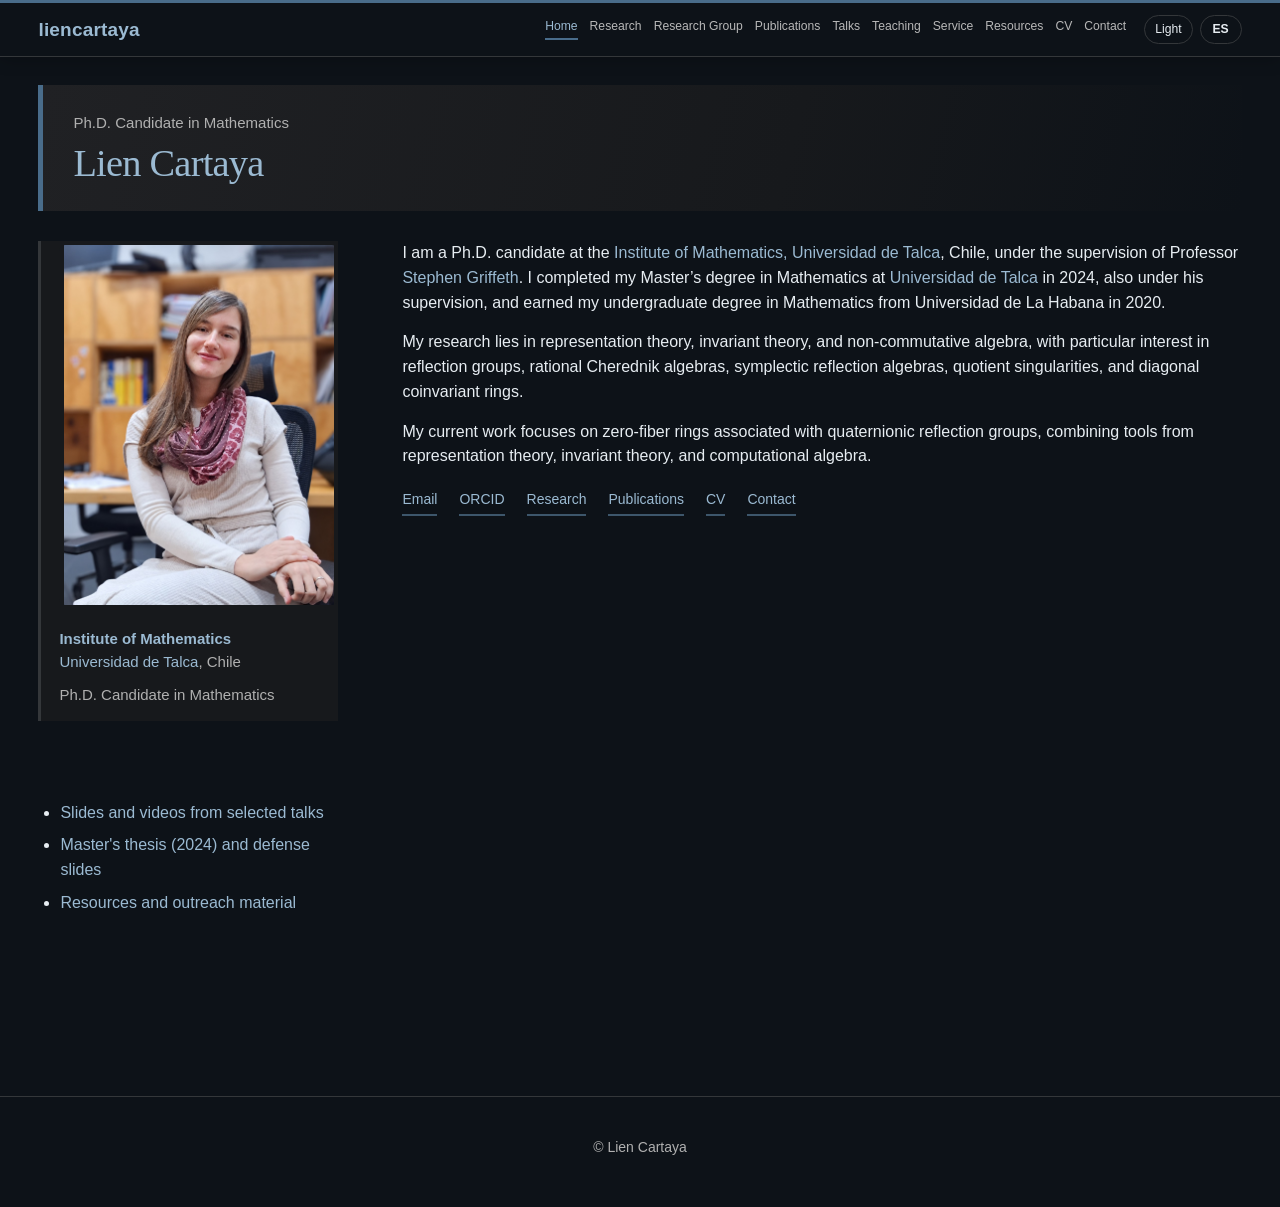
<file: index.html>
<!DOCTYPE html>
<html lang="en" data-theme="dark">
<head>
  <meta charset="UTF-8">
  <meta name="viewport" content="width=device-width, initial-scale=1.0">

  <title>liencartaya</title>

  <meta name="description" content="Personal academic website of Lien Cartaya.">
  <meta name="author" content="Lien Cartaya">
  <meta name="robots" content="index, follow">

  <link rel="canonical" href="https://liencartaya.github.io/">
  <link rel="stylesheet" href="style.css?v=34">
  <link rel="icon" type="image/png" href="assets/favicon-flower.png?v=3">
  <link rel="shortcut icon" type="image/png" href="assets/favicon-flower.png?v=3">
</head>

<body>

<header class="site-header">
  <div class="container topbar">
    <a class="site-name" href="index.html">liencartaya</a>

    <nav class="nav" aria-label="Main navigation">
      <a class="active" href="index.html">Home</a>
      <a href="research.html">Research</a>
      <a href="research-group.html">Research Group</a>
      <a href="publications.html">Publications</a>
      <a href="talks.html">Talks</a>
      <a href="teaching.html">Teaching</a>
      <a href="service.html">Service</a>
      <a href="resources.html">Resources</a>
      <a href="cv.html">CV</a>
      <a href="contact.html">Contact</a>
    </nav>
    <div class="site-controls" aria-label="Site preferences">
      <button class="site-control" type="button" data-theme-toggle>Light</button>
      <button class="site-control language-toggle" type="button" data-language-toggle aria-label="Switch language to Spanish">ES</button>
    </div>
  </div>
</header>

<main class="container page">

  <section class="page-hero home-hero home-hero-title">
    

    <div class="home-hero-text">
      <p>Ph.D. Candidate in Mathematics</p>
      <h1>Lien Cartaya</h1>
    </div>
  </section>

  <section class="home-grid">

    <aside class="home-card">

      <div class="home-photo-carousel" aria-label="Photo gallery">
        <img src="assets/home/lien-office-portrait.jpg" alt="Lien seated in her office, with the background softly out of focus" loading="lazy" decoding="async">
        <img src="assets/home/home-photo-2.jpg" alt="Lien Cartaya photo 2" loading="lazy" decoding="async">
        <img src="assets/home/home-photo-3.jpg" alt="Lien Cartaya photo 3" loading="lazy" decoding="async">
      </div>

      <p>
        <strong><a href="https://inst-mat.utalca.cl/">Institute of Mathematics</a></strong><br>
        <a href="https://inst-mat.utalca.cl/">Universidad de Talca</a>, Chile
      </p>

      <p>
        Ph.D. Candidate in Mathematics
      </p>

    </aside>

   <section class="home-text">
  <p>
    I am a Ph.D. candidate at the <a href="https://inst-mat.utalca.cl/">Institute of Mathematics, Universidad de Talca</a>, Chile,
    under the supervision of Professor <a href="http://mail-inst-mat.utalca.cl/~sgriffeth/">Stephen Griffeth</a>. I completed my Master’s degree
    in Mathematics at <a href="https://inst-mat.utalca.cl/">Universidad de Talca</a> in 2024, also under his supervision, and earned
    my undergraduate degree in Mathematics from Universidad de La Habana in 2020.
  </p>

  <p>
    My research lies in representation theory, invariant theory, and non-commutative algebra,
    with particular interest in reflection groups, rational Cherednik algebras, symplectic
    reflection algebras, quotient singularities, and diagonal coinvariant rings.
  </p>

  <p>
    My current work focuses on zero-fiber rings associated with quaternionic reflection groups,
    combining tools from representation theory, invariant theory, and computational algebra.
  </p>

  <div class="home-links">
    <a href="mailto:liencartaya98@gmail.com">Email</a>
    <a href="https://orcid.org/0009-0000-2463-978X">ORCID</a>
    <a href="research.html">Research</a>
    <a href="publications.html">Publications</a>
    <a href="assets/cv-lien-cartaya.pdf">CV</a>
    <a href="contact.html">Contact</a>
  </div>
</section>

  <section class="section narrow">

    <ul class="link-list">
      <li><a href="talks.html">Slides and videos from selected talks</a></li>
      <li><a href="publications.html#thesis">Master's thesis (2024) and defense slides</a></li>
      <li><a href="resources.html">Resources and outreach material</a></li>
    </ul>
  </section>

</main>

<footer class="footer">
  <div class="container">
    <p>© Lien Cartaya</p>
  </div>
</footer>

  <script src="site-settings.js?v=6" defer></script>
</body>
</html>
</file>
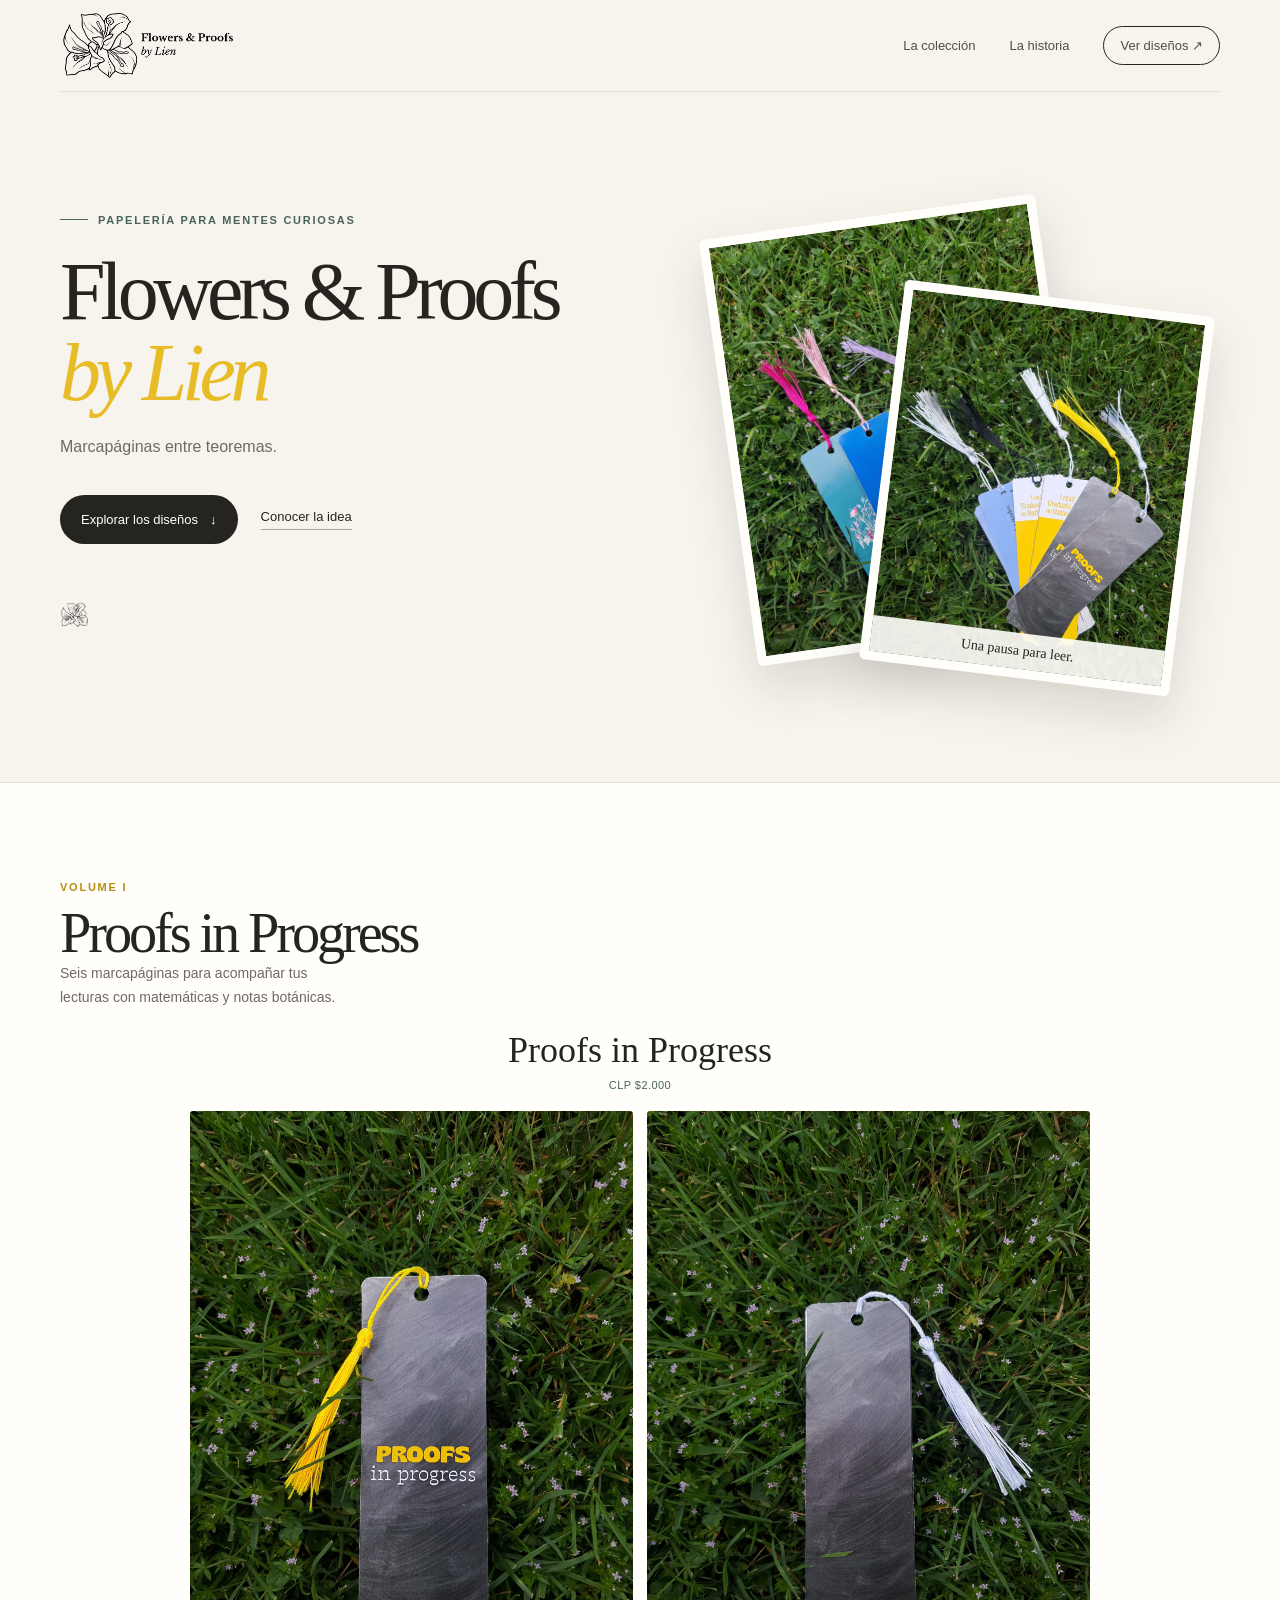
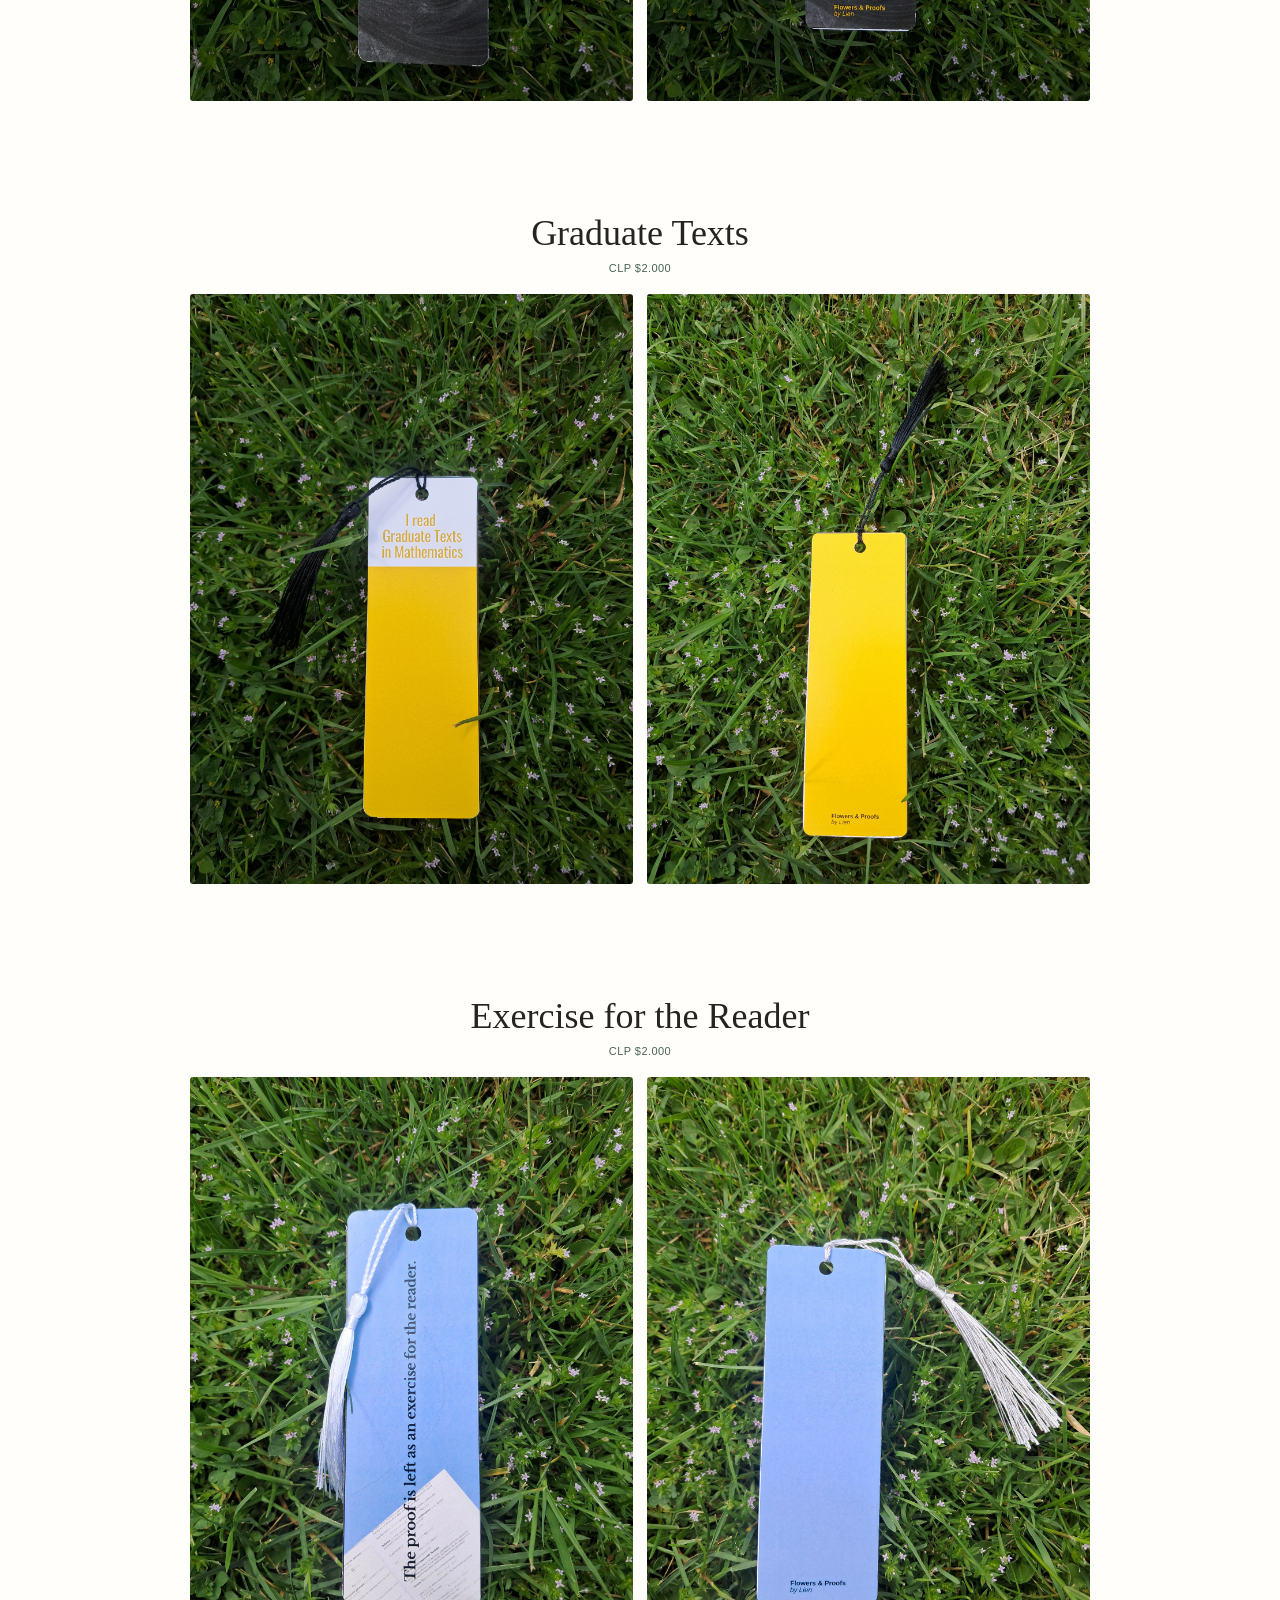
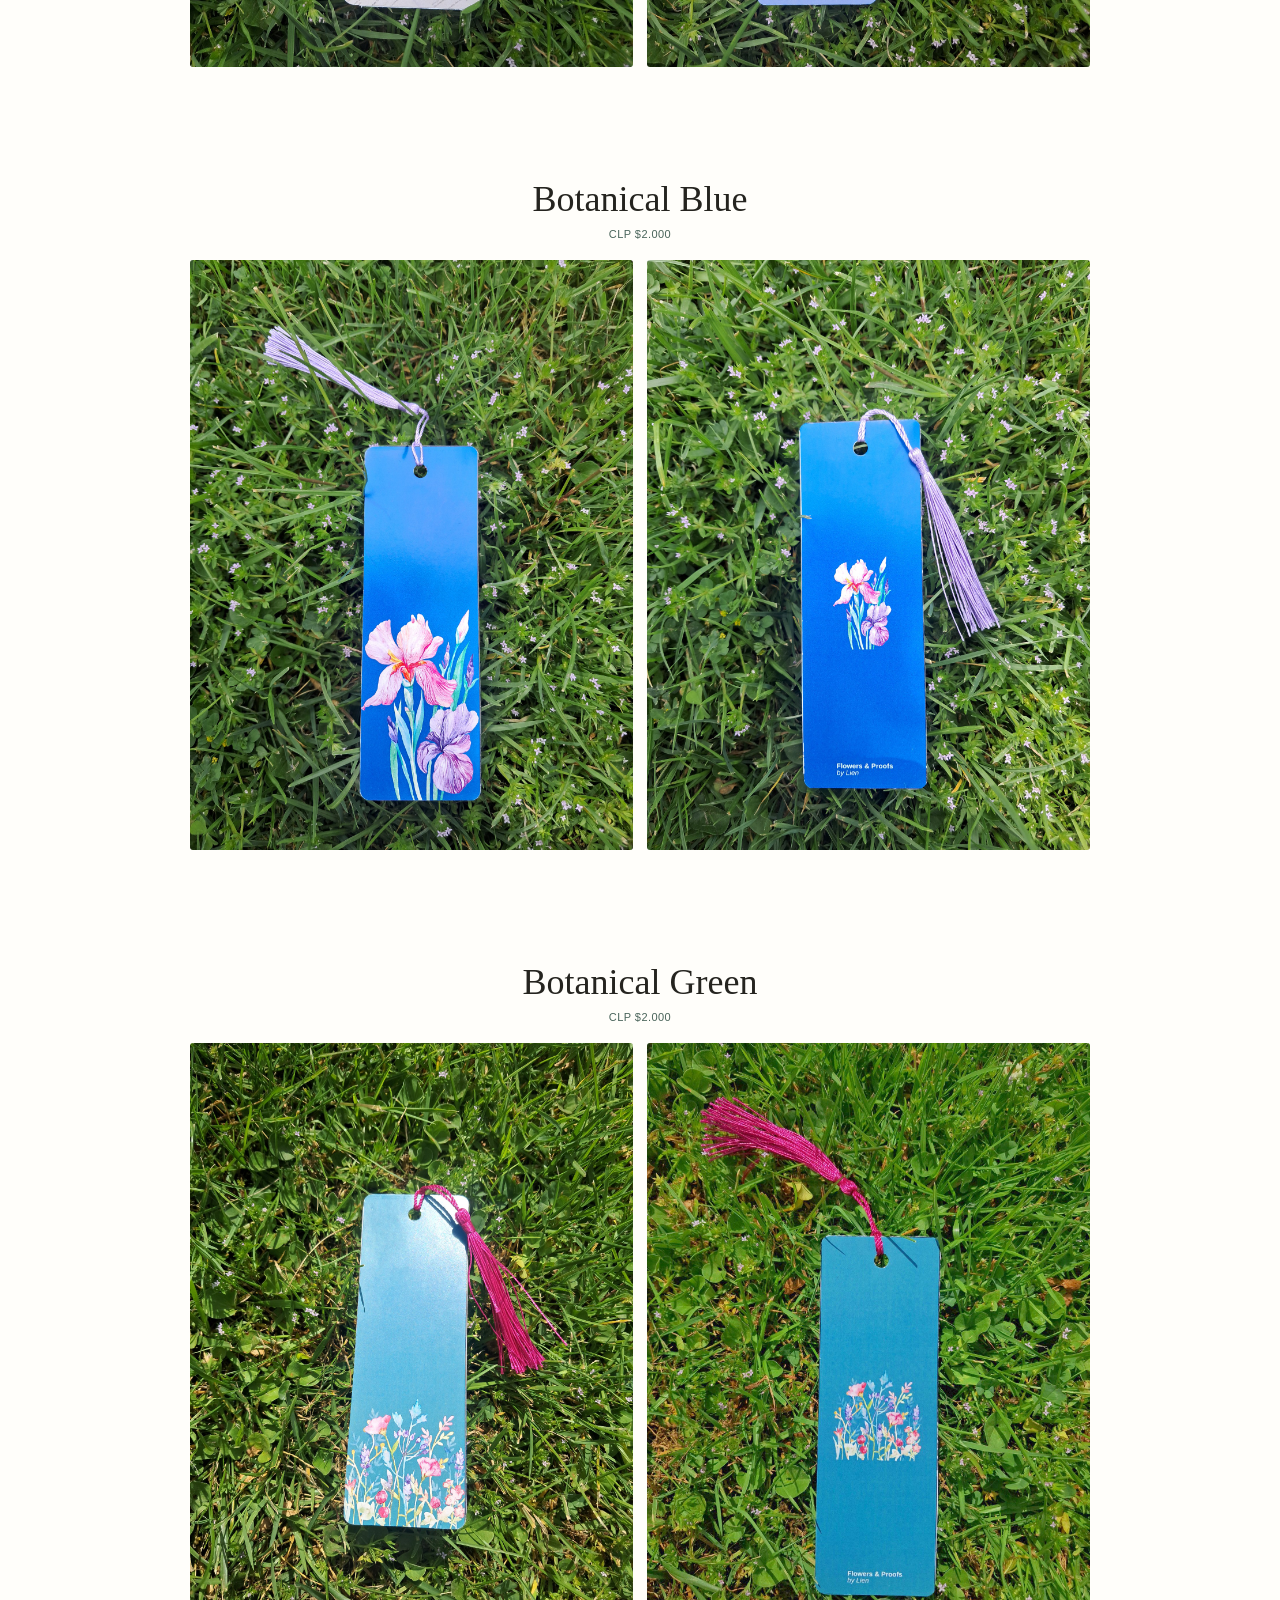
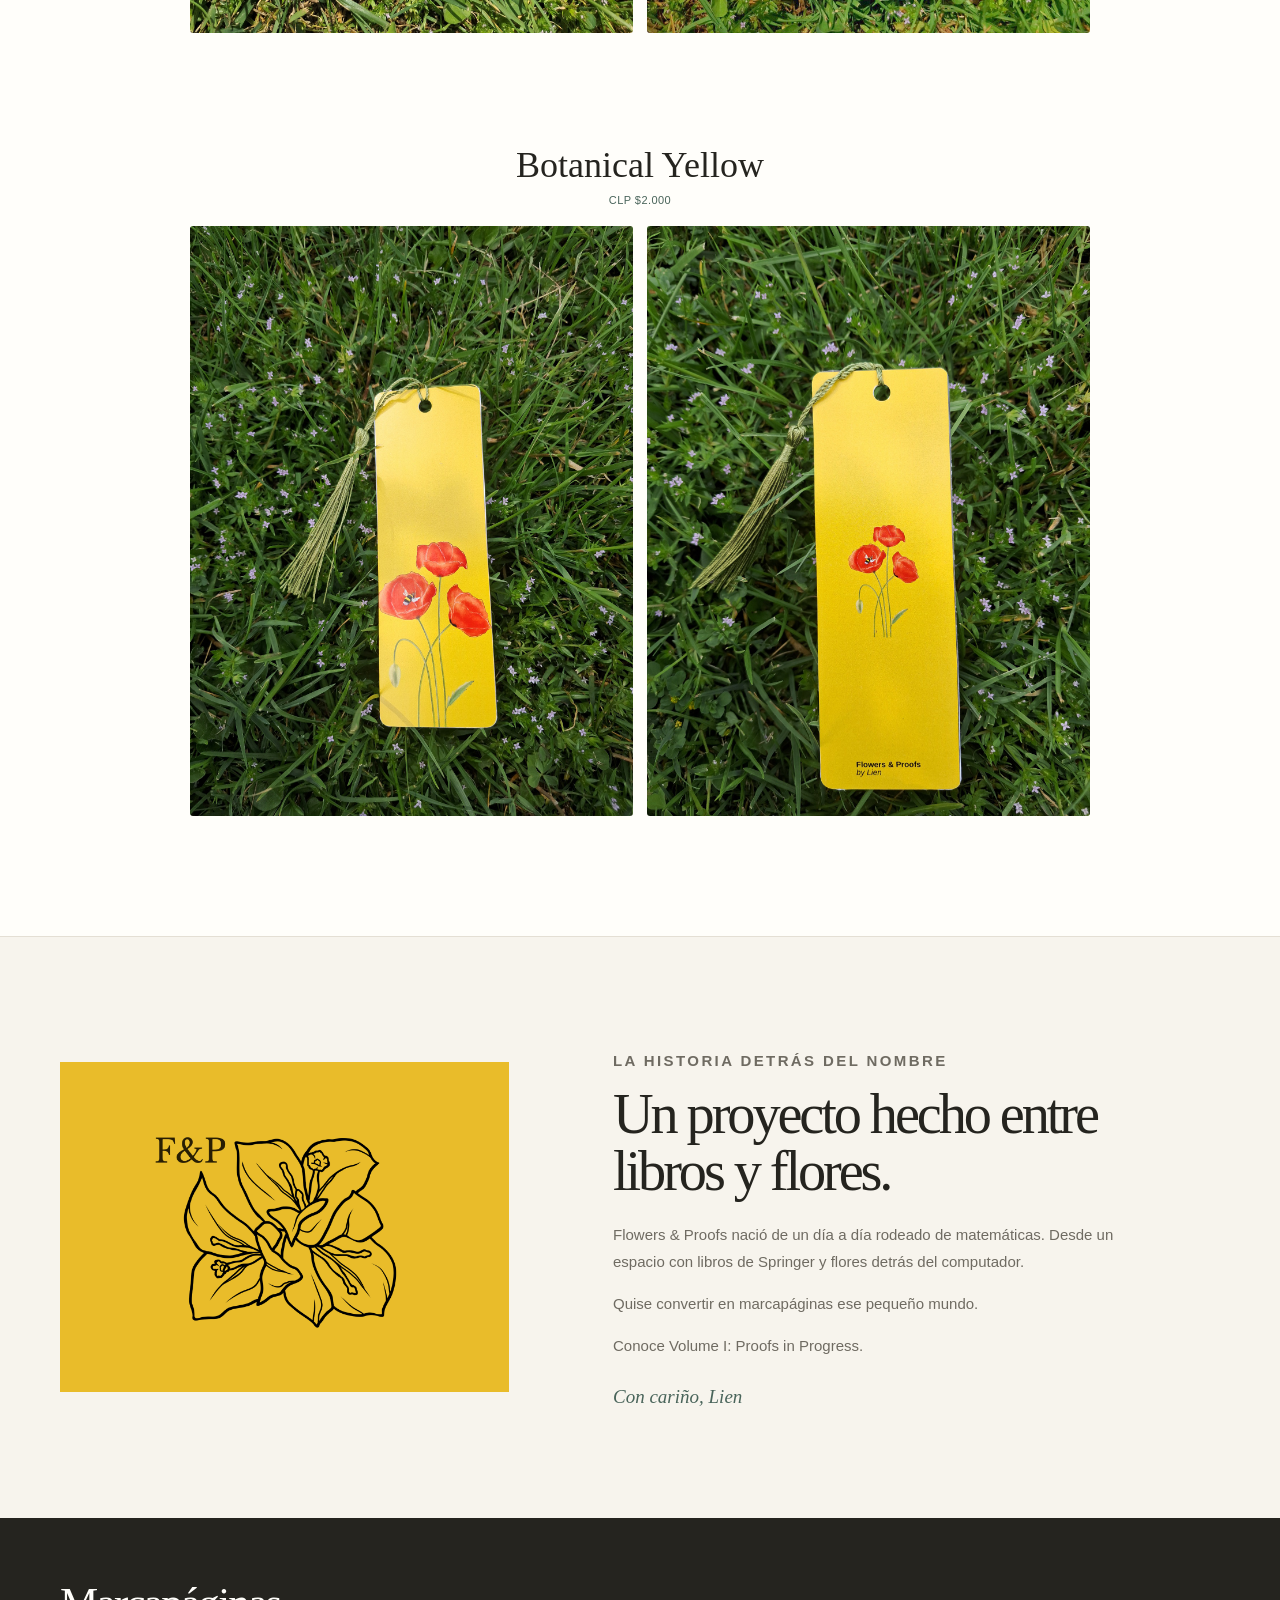
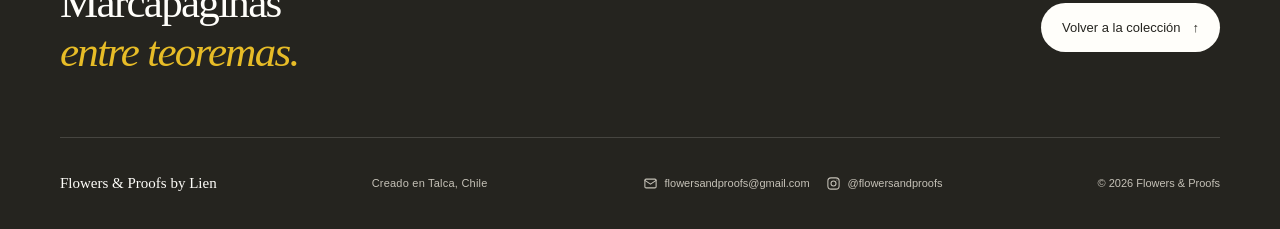
<file: flowers-and-proofs-by-lien/index.html>
<!doctype html>
<html lang="es">
<head>
  <meta charset="utf-8">
  <meta name="viewport" content="width=device-width, initial-scale=1">
  <meta name="theme-color" content="#f7f4ed">
  <link rel="icon" type="image/png" sizes="128x128" href="assets/favicon.png">
  <link rel="apple-touch-icon" href="assets/favicon.png">
  <meta name="description" content="Flowers & Proofs by Lien: papelería y marcapáginas para mentes curiosas, entre flores y teoremas. Diseñados en Talca, Chile.">
  <title>Flowers &amp; Proofs by Lien — Marcapáginas entre teoremas</title>
  <style>
    :root {
      --paper: #f7f4ed;
      --white: #fffefa;
      --ink: #25241f;
      --muted: #6f6b62;
      --line: #e4dfd4;
      --gold: #e7bc27;
      --gold-deep: #b78e12;
      --green: #49645a;
      --plum: #68454f;
      --serif: Georgia, 'Times New Roman', serif;
      --sans: 'Avenir Next', Avenir, 'Segoe UI', sans-serif;
    }
    * { box-sizing: border-box; }
    html { scroll-behavior: smooth; }
    body { margin: 0; color: var(--ink); background: var(--paper); font-family: var(--sans); -webkit-font-smoothing: antialiased; }
    a { color: inherit; }
    .wrap { width: min(1160px, calc(100% - 48px)); margin-inline: auto; }
    .topbar { height: 92px; display: flex; align-items: center; justify-content: space-between; border-bottom: 1px solid var(--line); }
    .brand { display: flex; align-items: center; gap: 13px; text-decoration: none; }
    .brand img { display: block; width: 176px; height: auto; max-height: 82px; object-fit: contain; mix-blend-mode: multiply; }
    .brand:focus-visible { outline: 2px solid var(--green); outline-offset: 5px; border-radius: 2px; }
    nav { display: flex; align-items: center; gap: 34px; font-size: 13px; }
    nav a { text-decoration: none; color: #504d46; transition: color .2s; }
    nav a:hover { color: var(--gold-deep); }
    .nav-cta { border: 1px solid var(--ink); padding: 11px 16px; border-radius: 999px; }
    .menu-button { display: none; background: transparent; border: 1px solid var(--line); border-radius: 50%; width: 42px; height: 42px; font-size: 18px; color: var(--ink); }
    .hero { min-height: 690px; display: grid; grid-template-columns: 1.05fr .95fr; gap: 45px; align-items: center; padding: 68px 0 84px; }
    .eyebrow { display: flex; align-items: center; gap: 10px; color: var(--green); font-size: 11px; font-weight: 700; letter-spacing: .16em; text-transform: uppercase; }
    .eyebrow:before { content: ''; width: 28px; height: 1px; background: currentColor; }
    h1 { max-width: 590px; margin: 25px 0 20px; font-family: var(--serif); font-size: clamp(46px, 6.4vw, 82px); font-weight: 400; letter-spacing: -.065em; line-height: .99; }
    h1 em { color: var(--gold); font-weight: 400; }
    .hero-copy { max-width: 440px; color: var(--muted); font-size: 16px; line-height: 1.75; }
    .actions { display: flex; align-items: center; gap: 23px; margin-top: 34px; }
    .button { display: inline-flex; justify-content: center; align-items: center; gap: 12px; min-height: 49px; padding: 0 21px; border-radius: 999px; background: var(--ink); color: white; font-size: 13px; text-decoration: none; transition: transform .2s, background .2s; }
    .button:hover { transform: translateY(-2px); background: var(--green); }
    .text-link { font-size: 13px; text-decoration: none; border-bottom: 1px solid #aaa398; padding-bottom: 5px; }
    .location { margin-top: 58px; }
    .location-flower { display: block; width: 28px; height: auto; }
    .hero-art { min-height: 510px; position: relative; display: grid; place-items: center; }
    .hero-photo { position: absolute; display: block; margin: 0; overflow: hidden; border: 9px solid var(--white); border-radius: 5px; background: var(--white); box-shadow: 0 22px 50px #302c2026; }
    .hero-photo img { display: block; width: 100%; height: 100%; object-fit: cover; }
    .hero-photo.one { width: 64%; height: 430px; left: 7%; top: 8%; transform: rotate(-8deg); z-index: 1; }
    .hero-photo.two { width: 59%; height: 382px; right: 5%; bottom: 1%; transform: rotate(7deg); z-index: 2; }
    .hero-photo figcaption { position: absolute; left: 0; right: 0; bottom: 0; padding: 10px 8px; color: var(--ink); background: #fffefae8; text-align: center; font-family: var(--serif); font-size: 14px; }
    .collection { padding: 98px 0 105px; background: var(--white); border-top: 1px solid var(--line); border-bottom: 1px solid var(--line); } padding: 98px 0 105px; background: var(--white); border-top: 1px solid var(--line); border-bottom: 1px solid var(--line); }
    .section-head { display: flex; justify-content: space-between; align-items: end; gap: 24px; margin-bottom: 38px; }
    .section-kicker { margin: 0 0 12px; color: var(--gold-deep); font-size: 11px; font-weight: 700; letter-spacing: .16em; text-transform: uppercase; }
    h2 { margin: 0; font-family: var(--serif); font-size: clamp(36px, 4.4vw, 58px); font-weight: 400; letter-spacing: -.055em; line-height: 1.02; }
    .section-intro { max-width: 300px; margin: 0 0 4px; color: var(--muted); font-size: 14px; line-height: 1.7; }
    .cards { display: grid; grid-template-columns: repeat(3, 1fr); gap: 22px; }
    .card { min-width: 0; }
    .card-image { height: 390px; position: relative; overflow: hidden; display: grid; place-items: center; border-radius: 3px; background: #ede8dc; }
    .card-image img { width: 100%; height: 100%; object-fit: cover; transition: transform .45s; }
    .card:hover .card-image img { transform: scale(1.035); }
    .card:nth-child(2) .card-image { background: #292a27; }
    .card:nth-child(2) .card-image img { object-fit: contain; padding: 25px; }
    .card:nth-child(3) .card-image { background: #e9e5d8; }
    .card-meta { display: flex; justify-content: space-between; align-items: baseline; gap: 10px; margin-top: 16px; }
    .card h3 { margin: 0; font-family: var(--serif); font-size: 21px; font-weight: 400; letter-spacing: -.025em; }
    .card-number { color: #aaa398; font-family: var(--serif); font-size: 14px; }
    .card p { margin: 7px 0 0; color: var(--muted); font-size: 12px; line-height: 1.55; }
    .collection-photos { display: grid; grid-template-columns: repeat(2, minmax(0, 1fr)); gap: 22px; margin-bottom: 40px; }
    .collection-photo { margin: 0; }
    .collection-photo img { display: block; width: 100%; height: auto; border-radius: 3px; }
    .collection-photo figcaption { margin-top: 12px; color: var(--muted); font-family: var(--serif); font-size: 17px; }
    .product-grid { display: flex; flex-direction: column; align-items: center; gap: clamp(42px, 9vh, 96px); }
    .product-tile { width: min(100%, 900px); min-height: 78svh; display: flex; flex-direction: column; justify-content: center; }
    .product-tile h3 { margin: 0 0 8px; font-family: var(--serif); font-size: clamp(26px, 3vw, 36px); font-weight: 400; text-align: center; }
    .product-price { margin: 0 0 20px; color: var(--green); font-size: 11px; letter-spacing: .04em; text-align: center; }
    .product-sides { display: grid; grid-template-columns: repeat(2, minmax(0, 1fr)); gap: 14px; }
    .product-side { margin: 0; min-width: 0; }
    .product-side img { display: block; width: 100%; aspect-ratio: 3 / 4; object-fit: cover; border-radius: 3px; }
    .product-side figcaption { margin-top: 7px; color: var(--muted); text-align: center; font-size: 11px; letter-spacing: .04em; }
    .note-strip { display: flex; align-items: center; justify-content: center; gap: 12px; margin: 42px auto 0; color: var(--muted); font-size: 12px; }
    .note-strip:before, .note-strip:after { content: ''; width: 34px; height: 1px; background: var(--line); }
    .about { padding: 110px 0; display: grid; grid-template-columns: .85fr 1.15fr; gap: 9%; align-items: center; }
    .about-mark { position: relative; min-height: 330px; display: grid; place-items: center; background: #e9bc2a; overflow: hidden; }
    .about-mark img { position: relative; z-index: 1; width: min(78%, 290px); mix-blend-mode: multiply; }
    .about-copy { max-width: 540px; }
    .about-copy h2 { margin-bottom: 20px; }
    .about-copy p { color: var(--muted); font-size: 15px; line-height: 1.8; }
    .about-signature { margin-top: 27px; color: var(--green); font-family: var(--serif); font-size: 19px; font-style: italic; }
    .closing { background: #25241f; color: var(--white); padding: 60px 0; }
    .closing-inner { display: flex; align-items: center; justify-content: space-between; gap: 30px; }
    .closing p { max-width: 590px; margin: 0; font-family: var(--serif); font-size: clamp(27px, 3.5vw, 43px); letter-spacing: -.04em; line-height: 1.15; }
    .closing p em { color: #e7bc27; font-weight: 400; }
    .closing .button { flex: 0 0 auto; color: var(--ink); background: var(--white); }
    .closing .button:hover { background: var(--gold); }
    footer { background: #25241f; color: #c5c1b7; }
    .footer-inner { min-height: 92px; border-top: 1px solid #ffffff26; display: flex; align-items: center; justify-content: space-between; gap: 20px; font-size: 11px; }
    .footer-brand { color: var(--white); font-family: var(--serif); font-size: 15px; }
    .footer-location { letter-spacing: .02em; }
    .footer-contact { display: flex; align-items: center; gap: 16px; }
    .footer-contact a { display: inline-flex; align-items: center; gap: 7px; color: #c5c1b7; text-decoration: none; }
    .footer-contact a:hover { color: var(--gold); }
    .footer-contact svg { width: 15px; height: 15px; flex: 0 0 auto; }
    @media (max-width: 850px) {
      .hero { min-height: auto; grid-template-columns: 1fr 1fr; gap: 10px; padding: 70px 0 65px; }
      .hero-art { min-height: 430px; }
      .hero-photo.one { width: 68%; height: 350px; left: 4%; }
      .hero-photo.two { width: 62%; height: 318px; right: 2%; }
      .card-image { height: 330px; }
      .about { gap: 6%; }
    }
    @media (max-width: 640px) {
      .wrap { width: min(100% - 34px, 500px); }
      .topbar { height: 76px; }
      .brand img { width: 158px; max-height: 70px; }
      .menu-button { display: block; }
      nav { display: none; position: absolute; z-index: 10; top: 75px; left: 0; right: 0; padding: 22px 24px 24px; flex-direction: column; align-items: stretch; gap: 18px; background: var(--paper); border-bottom: 1px solid var(--line); }
      nav.open { display: flex; }
      nav a { padding: 5px 0; }
      nav .nav-cta { text-align: center; }
      .hero { grid-template-columns: 1fr; gap: 15px; padding: 56px 0 38px; }
      h1 { margin-top: 21px; font-size: clamp(48px, 13vw, 68px); }
      .hero-copy { font-size: 15px; }
      .location { margin-top: 34px; }
      .hero-art { min-height: 405px; margin-top: 10px; }
      .hero-art { min-height: 390px; }
      .hero-photo.one { width: 69%; height: 305px; left: 3%; top: 8%; }
      .hero-photo.two { width: 64%; height: 278px; right: 2%; bottom: 0; }
      .hero-photo figcaption { font-size: 12px; }
      .collection { padding: 74px 0 78px; }
      .section-head { display: block; margin-bottom: 27px; }
      .section-intro { margin-top: 15px; }
      .cards { grid-template-columns: 1fr; gap: 29px; }
      .card-image { height: 395px; }
      .card:nth-child(2) .card-image img { padding: 20px; }
      .collection-photos { grid-template-columns: 1fr; }
      .product-grid { gap: 40px; }
      .product-tile { min-height: 72svh; }
      .product-tile h3 { font-size: 19px; }
      .product-sides { gap: 8px; }
      .product-price { margin-bottom: 14px; }
      .about { grid-template-columns: 1fr; gap: 34px; padding: 75px 0; }
      .about-mark { min-height: 270px; order: 2; }
      .about-copy { order: 1; }
      .closing { padding: 44px 0; }
      .closing-inner { align-items: flex-start; flex-direction: column; }
      .footer-inner { min-height: 84px; flex-wrap: wrap; padding: 19px 0; }
    }
    @media (prefers-reduced-motion: reduce) { html { scroll-behavior: auto; } *, *:before, *:after { transition-duration: .01ms !important; animation-duration: .01ms !important; } }
  </style>
</head>
<body>
  <header class="wrap topbar">
    <a class="brand" href="#inicio" aria-label="Flowers & Proofs by Lien, inicio">
      <img src="assets/brand-logo-horizontal.webp" alt="Flowers &amp; Proofs by Lien: logotipo horizontal con ilustración floral">
    </a>
    <button class="menu-button" aria-label="Abrir menú" aria-expanded="false">☰</button>
    <nav aria-label="Navegación principal">
      <a href="#coleccion">La colección</a>
      <a href="#historia">La historia</a>
      <a class="nav-cta" href="#coleccion">Ver diseños <span aria-hidden="true">↗</span></a>
    </nav>
  </header>

  <main>
    <section class="wrap hero" id="inicio">
      <div>
        <div class="eyebrow">Papelería para mentes curiosas</div>
        <h1>Flowers &amp; Proofs<br><em>by Lien</em></h1>
        <p class="hero-copy">Marcapáginas entre teoremas.</p>
        <div class="actions">
          <a class="button" href="#coleccion">Explorar los diseños <span aria-hidden="true">↓</span></a>
          <a class="text-link" href="#historia">Conocer la idea</a>
        </div>
        <p class="location"><img class="location-flower" src="assets/brand-flower.webp" alt="Buganvilia del logo"></p>
      </div>
      <div class="hero-art" aria-label="Fotografías de los marcapáginas sobre el césped">
        <figure class="hero-photo one"><img src="assets/flowers-collection.jpg" alt="Marcapáginas botánicos fotografiados sobre el césped"></figure>
        <figure class="hero-photo two"><img src="assets/proofs-collection.jpg" alt="Marcapáginas matemáticos fotografiados sobre el césped"><figcaption>Una pausa para leer.</figcaption></figure>
      </div>
    </section>

    <section class="collection" id="coleccion">
      <div class="wrap">
        <div class="section-head">
          <div><p class="section-kicker">Volume I</p><h2>Proofs in Progress</h2></div>
          <p class="section-intro">Seis marcapáginas para acompañar tus lecturas con matemáticas y notas botánicas.</p>
        </div>
        <div class="product-grid" aria-label="Galería de seis diseños de marcapáginas">
          <article class="product-tile">
            <h3>Proofs in Progress</h3>
            <p class="product-price">CLP $2.000</p>
            <div class="product-sides">
              <figure class="product-side"><img src="assets/proofs-in-progress-front.jpg?v=b06d8925" alt="Proofs in Progress, una cara, fotografiado sobre césped" loading="lazy" decoding="async"></figure>
              <figure class="product-side"><img src="assets/proofs-in-progress-back.jpg?v=b06d8925" alt="Proofs in Progress, la otra cara, fotografiado sobre césped" loading="lazy" decoding="async"></figure>
            </div>
          </article>
          <article class="product-tile">
            <h3>Graduate Texts</h3>
            <p class="product-price">CLP $2.000</p>
            <div class="product-sides">
              <figure class="product-side"><img src="assets/graduate-texts-front.jpg?v=b06d8925" alt="Graduate Texts, una cara, fotografiado sobre césped" loading="lazy" decoding="async"></figure>
              <figure class="product-side"><img src="assets/graduate-texts-back.jpg?v=b06d8925" alt="Graduate Texts, la otra cara, fotografiado sobre césped" loading="lazy" decoding="async"></figure>
            </div>
          </article>
          <article class="product-tile">
            <h3>Exercise for the Reader</h3>
            <p class="product-price">CLP $2.000</p>
            <div class="product-sides">
              <figure class="product-side"><img src="assets/exercise-for-the-reader-front.jpg?v=b06d8925" alt="Exercise for the Reader, una cara, fotografiado sobre césped" loading="lazy" decoding="async"></figure>
              <figure class="product-side"><img src="assets/exercise-for-the-reader-back.jpg?v=b06d8925" alt="Exercise for the Reader, la otra cara, fotografiado sobre césped" loading="lazy" decoding="async"></figure>
            </div>
          </article>
          <article class="product-tile">
            <h3>Botanical Blue</h3>
            <p class="product-price">CLP $2.000</p>
            <div class="product-sides">
              <figure class="product-side"><img src="assets/botanical-blue-front.jpg?v=b06d8925" alt="Botanical Blue, una cara, fotografiado sobre césped" loading="lazy" decoding="async"></figure>
              <figure class="product-side"><img src="assets/botanical-blue-back.jpg?v=b06d8925" alt="Botanical Blue, la otra cara, fotografiado sobre césped" loading="lazy" decoding="async"></figure>
            </div>
          </article>
          <article class="product-tile">
            <h3>Botanical Green</h3>
            <p class="product-price">CLP $2.000</p>
            <div class="product-sides">
              <figure class="product-side"><img src="assets/botanical-green-front.jpg?v=b06d8925" alt="Botanical Green, una cara, fotografiado sobre césped" loading="lazy" decoding="async"></figure>
              <figure class="product-side"><img src="assets/botanical-green-back.jpg?v=b06d8925" alt="Botanical Green, la otra cara, fotografiado sobre césped" loading="lazy" decoding="async"></figure>
            </div>
          </article>
          <article class="product-tile">
            <h3>Botanical Yellow</h3>
            <p class="product-price">CLP $2.000</p>
            <div class="product-sides">
              <figure class="product-side"><img src="assets/botanical-yellow-front.jpg?v=b06d8925" alt="Botanical Yellow, una cara, fotografiado sobre césped" loading="lazy" decoding="async"></figure>
              <figure class="product-side"><img src="assets/botanical-yellow-back.jpg?v=b06d8925" alt="Botanical Yellow, la otra cara, fotografiado sobre césped" loading="lazy" decoding="async"></figure>
            </div>
          </article>
        </div>
      </div>
    </section>

    <section class="wrap about" id="historia">
      <div class="about-mark"><img src="assets/brand-logo-square-clean.webp" alt="Logotipo cuadrado floral de Flowers & Proofs by Lien" loading="lazy"></div>
      <div class="about-copy">
        <p class="section-kicker">La historia detrás del nombre</p>
        <h2>Un proyecto hecho entre libros y flores.</h2>
        <p>Flowers &amp; Proofs nació de un día a día rodeado de matemáticas. Desde un espacio con libros de Springer y flores detrás del computador.</p>
        <p>Quise convertir en marcapáginas ese pequeño mundo.</p>
        <p>Conoce Volume I: Proofs in Progress.</p>
        <div class="about-signature">Con cariño, Lien</div>
      </div>
    </section>

    <section class="closing">
      <div class="wrap closing-inner">
        <p>Marcapáginas<br><em>entre teoremas.</em></p>
        <a class="button" href="#coleccion">Volver a la colección <span aria-hidden="true">↑</span></a>
      </div>
    </section>
  </main>

  <footer>
    <div class="wrap footer-inner">
      <div class="footer-brand">Flowers &amp; Proofs by Lien</div>
      <div class="footer-location">Creado en Talca, Chile</div>
      <div class="footer-contact" aria-label="Contacto">
        <a href="mailto:flowersandproofs@gmail.com" aria-label="Enviar un correo a flowersandproofs@gmail.com">
          <svg viewBox="0 0 24 24" fill="none" stroke="currentColor" stroke-width="1.7" stroke-linecap="round" stroke-linejoin="round" aria-hidden="true"><rect x="3" y="5" width="18" height="14" rx="2"></rect><path d="m3 7 9 6 9-6"></path></svg>
          <span>flowersandproofs@gmail.com</span>
        </a>
        <a href="https://www.instagram.com/flowersandproofs/" target="_blank" rel="noopener noreferrer" aria-label="Instagram: @flowersandproofs">
          <svg viewBox="0 0 24 24" fill="none" stroke="currentColor" stroke-width="1.7" stroke-linecap="round" stroke-linejoin="round" aria-hidden="true"><rect x="3" y="3" width="18" height="18" rx="5"></rect><circle cx="12" cy="12" r="4"></circle><circle cx="17.5" cy="6.5" r=".8" fill="currentColor" stroke="none"></circle></svg>
          <span>@flowersandproofs</span>
        </a>
      </div>
      <div>© <span id="year">2026</span> Flowers &amp; Proofs</div>
    </div>
  </footer>
  <script>
    const button=document.querySelector('.menu-button');
    const nav=document.querySelector('nav');
    button.addEventListener('click',()=>{const open=nav.classList.toggle('open');button.setAttribute('aria-expanded',String(open));button.setAttribute('aria-label',open?'Cerrar menú':'Abrir menú');});
    nav.querySelectorAll('a').forEach(link=>link.addEventListener('click',()=>{nav.classList.remove('open');button.setAttribute('aria-expanded','false');button.setAttribute('aria-label','Abrir menú');}));
    document.getElementById('year').textContent=new Date().getFullYear();
  </script>
</body>
</html>
</file>
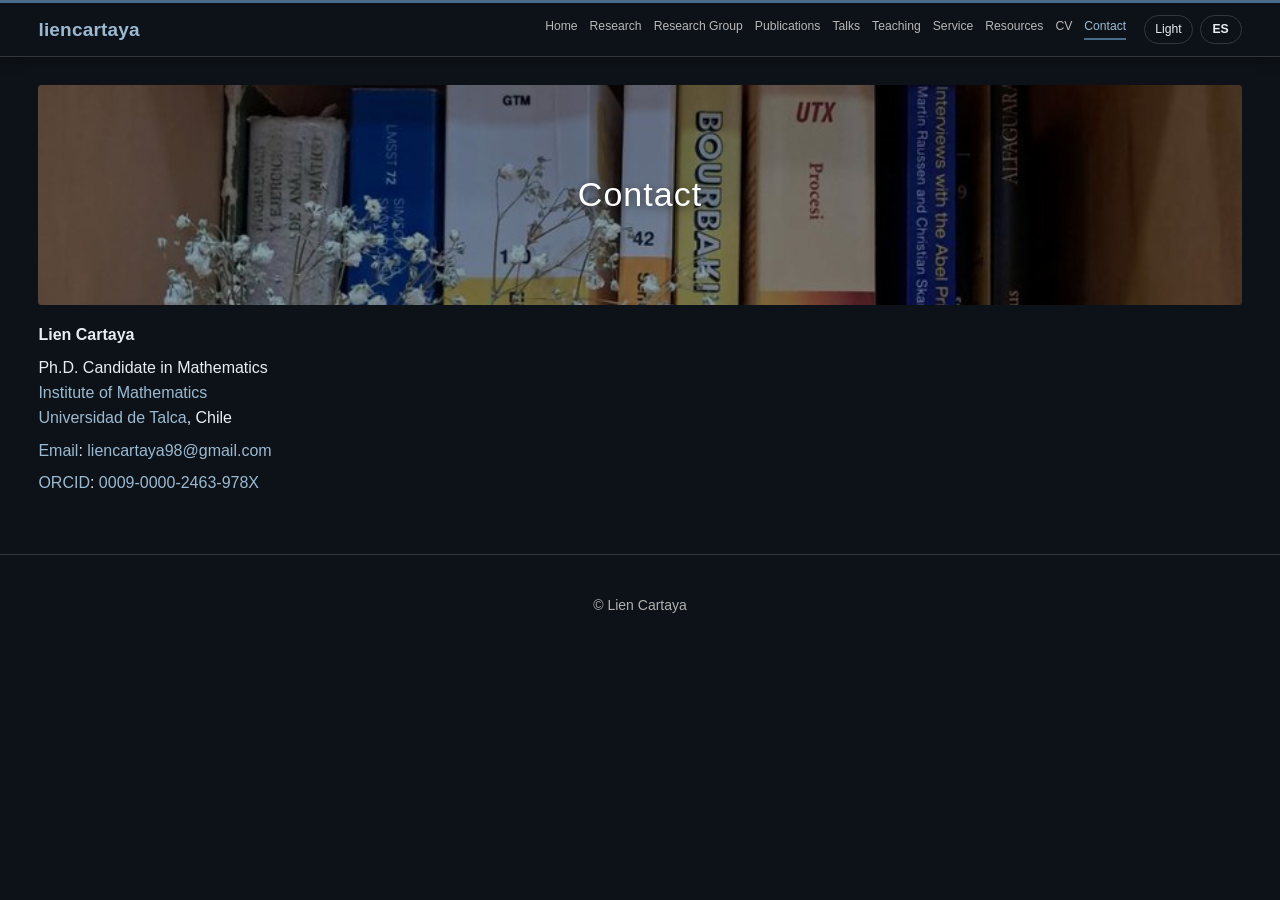
<file: contact.html>
<!DOCTYPE html>
<html lang="en" data-theme="dark">
<head>
  <meta charset="UTF-8">
  <meta name="viewport" content="width=device-width, initial-scale=1.0">
  <title>Contact | Lien Cartaya</title>
  <meta name="description" content="Contact information for Lien Cartaya.">
  <meta name="author" content="Lien Cartaya">
  <meta name="robots" content="index, follow">
  <link rel="canonical" href="https://liencartaya.github.io/contact.html">
  <link rel="stylesheet" href="style.css?v=34">
  <link rel="icon" type="image/png" href="assets/favicon-flower.png?v=3">
  <link rel="shortcut icon" type="image/png" href="assets/favicon-flower.png?v=3">
</head>
<body>
<header class="site-header">
  <div class="container topbar">
    <a class="site-name" href="index.html">liencartaya</a>

    <nav class="nav" aria-label="Main navigation">
      <a href="index.html">Home</a>
      <a href="research.html">Research</a>
      <a href="research-group.html">Research Group</a>
      <a href="publications.html">Publications</a>
      <a href="talks.html">Talks</a>
      <a href="teaching.html">Teaching</a>
      <a href="service.html">Service</a>
      <a href="resources.html">Resources</a>
      <a href="cv.html">CV</a>
      <a class="active" href="contact.html">Contact</a>
    </nav>
    <div class="site-controls" aria-label="Site preferences">
      <button class="site-control" type="button" data-theme-toggle>Light</button>
      <button class="site-control language-toggle" type="button" data-language-toggle aria-label="Switch language to Spanish">ES</button>
    </div>
  </div>
</header>

  <main class="container page">
    <section class="page-hero contact-hero">
      <img src="assets/headers/contact.jpg?v=2" alt="Books and flowers in Lien’s office" width="900" height="1200" decoding="async">
      <h1 class="hero-title">Contact</h1>
    </section>

    <section class="section narrow contact-details">
      <p><strong>Lien Cartaya</strong></p>
      <p>
        Ph.D. Candidate in Mathematics<br>
        <a href="https://inst-mat.utalca.cl/">Institute of Mathematics</a><br>
        <a href="https://inst-mat.utalca.cl/">Universidad de Talca</a>, Chile
      </p>
      <p><a href="mailto:liencartaya98@gmail.com">Email</a>: <a href="mailto:liencartaya98@gmail.com">liencartaya98@gmail.com</a></p>
      <p><a href="https://orcid.org/0009-0000-2463-978X">ORCID</a>: <a href="https://orcid.org/0009-0000-2463-978X">0009-0000-2463-978X</a></p>
    </section>

  </main>

  <footer class="footer">
    <div class="container">
      <p>© Lien Cartaya</p>
    </div>
  </footer>
  <script src="site-settings.js?v=6" defer></script>
</body>
</html>
</file>
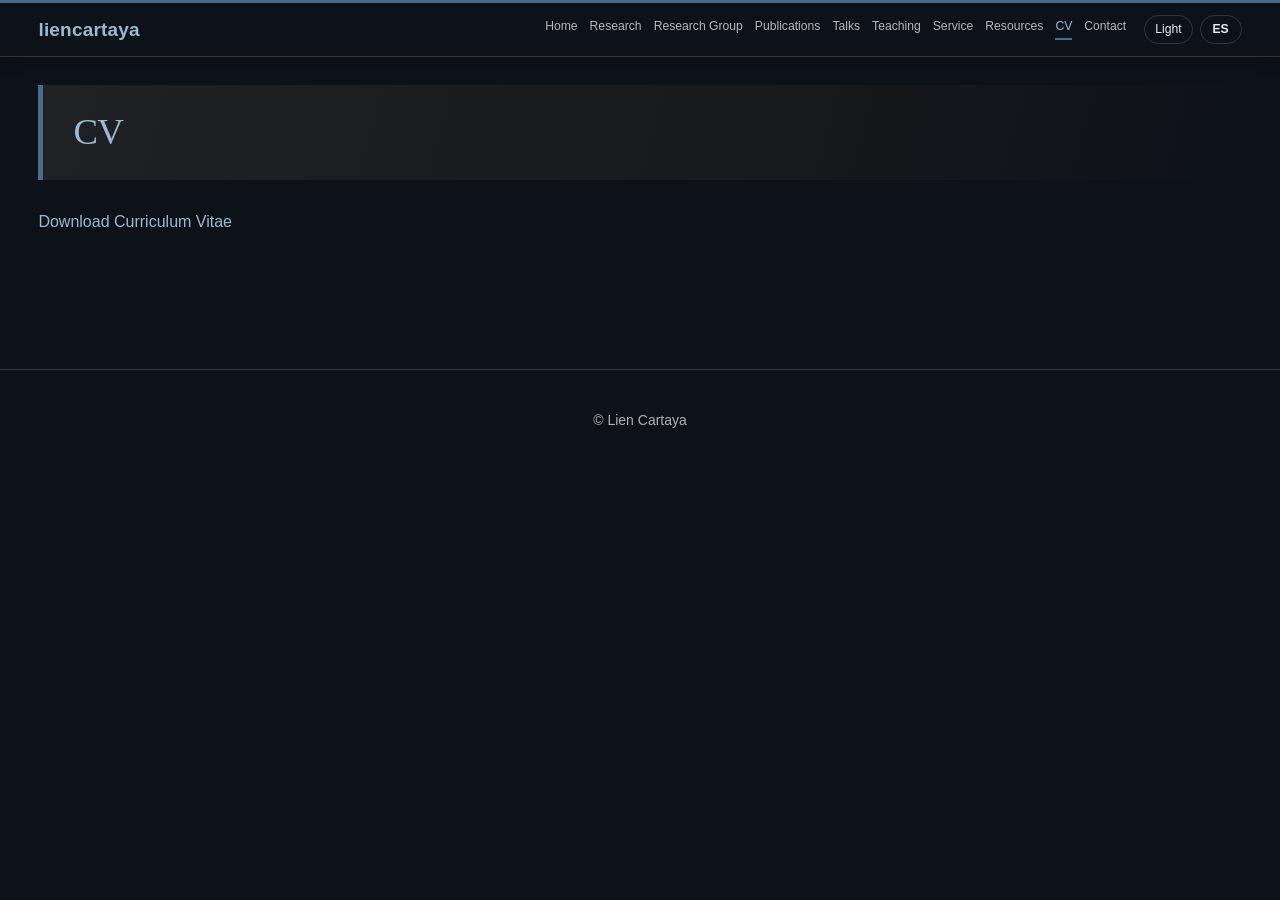
<file: cv.html>
<!DOCTYPE html>
<html lang="en" data-theme="dark">
<head>
  <meta charset="UTF-8">
  <meta name="viewport" content="width=device-width, initial-scale=1.0">
  <title>CV | Lien Cartaya</title>
  <meta name="description" content="Curriculum vitae of Lien Cartaya.">
  <meta name="author" content="Lien Cartaya">
  <meta name="robots" content="index, follow">
  <link rel="canonical" href="https://liencartaya.github.io/cv.html">
  <link rel="stylesheet" href="style.css?v=34">
  <link rel="icon" type="image/png" href="assets/favicon-flower.png?v=3">
  <link rel="shortcut icon" type="image/png" href="assets/favicon-flower.png?v=3">
</head>
<body>
<header class="site-header">
  <div class="container topbar">
    <a class="site-name" href="index.html">liencartaya</a>

    <nav class="nav" aria-label="Main navigation">
      <a href="index.html">Home</a>
      <a href="research.html">Research</a>
      <a href="research-group.html">Research Group</a>
      <a href="publications.html">Publications</a>
      <a href="talks.html">Talks</a>
      <a href="teaching.html">Teaching</a>
      <a href="service.html">Service</a>
      <a href="resources.html">Resources</a>
      <a class="active" href="cv.html">CV</a>
      <a href="contact.html">Contact</a>
    </nav>
    <div class="site-controls" aria-label="Site preferences">
      <button class="site-control" type="button" data-theme-toggle>Light</button>
      <button class="site-control language-toggle" type="button" data-language-toggle aria-label="Switch language to Spanish">ES</button>
    </div>
  </div>
</header>

  <main class="container page">
    <section class="page-hero">
      
      <h1 class="hero-title">CV</h1>
    </section>

    <section class="section narrow">
      <p class="quick-links">
        <a href="assets/cv-lien-cartaya.pdf">Download Curriculum Vitae</a>
      </p>
    </section>

  </main>

  <footer class="footer">
    <div class="container">
      <p>© Lien Cartaya</p>
    </div>
  </footer>
  <script src="site-settings.js?v=6" defer></script>
</body>
</html>
</file>
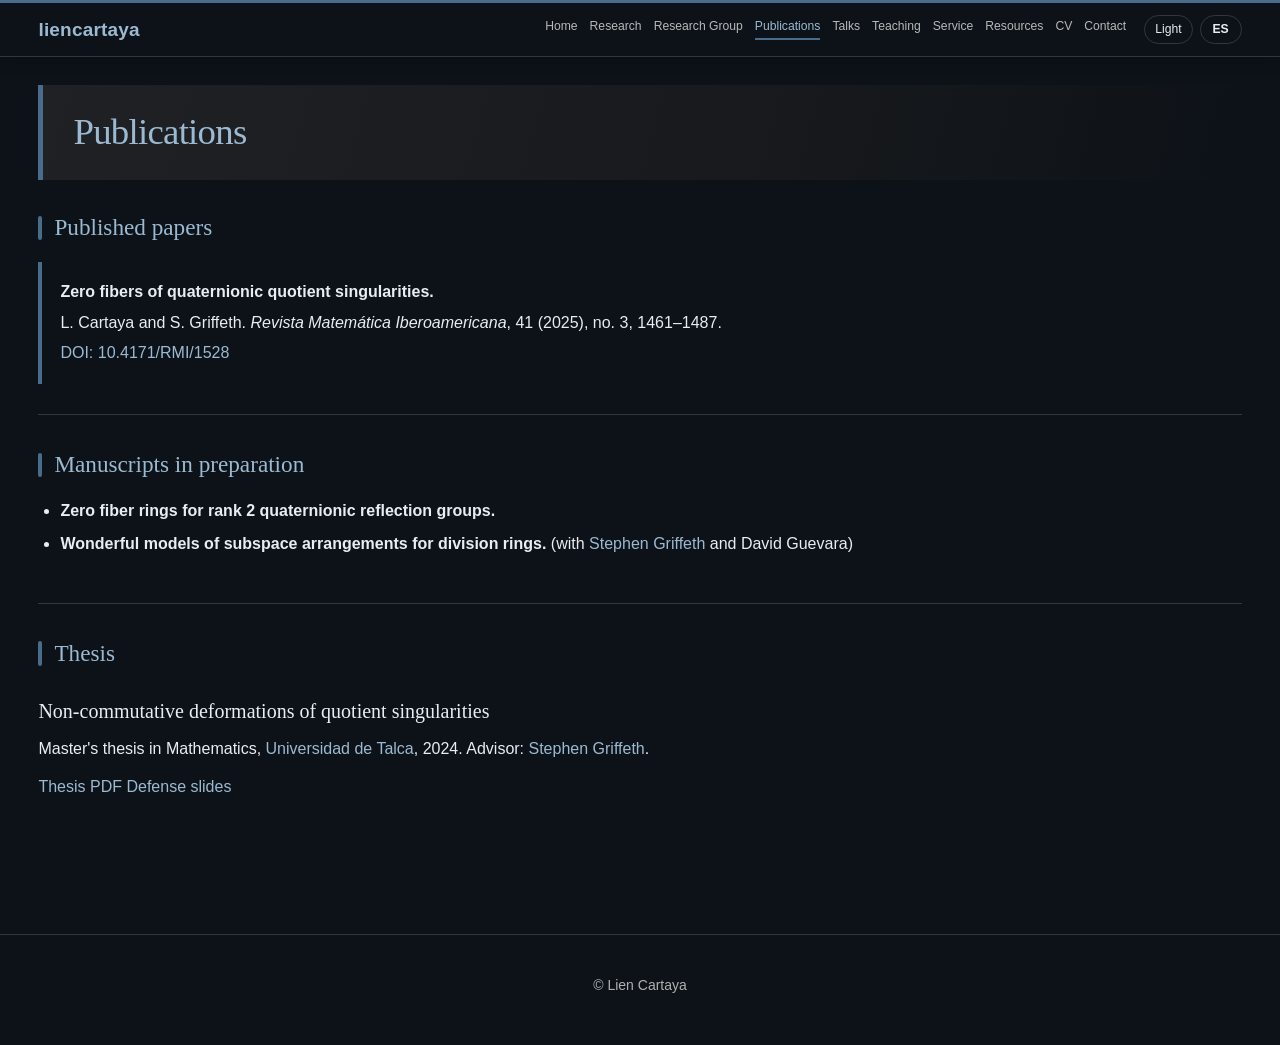
<file: publications.html>
<!DOCTYPE html>
<html lang="en" data-theme="dark">
<head>
  <meta charset="UTF-8">
  <meta name="viewport" content="width=device-width, initial-scale=1.0">
  <title>Publications | Lien Cartaya</title>
  <meta name="description" content="Papers, manuscripts, and thesis material.">
  <meta name="author" content="Lien Cartaya">
  <meta name="robots" content="index, follow">
  <link rel="canonical" href="https://liencartaya.github.io/publications.html">
  <link rel="stylesheet" href="style.css?v=34">
  <link rel="icon" type="image/png" href="assets/favicon-flower.png?v=3">
  <link rel="shortcut icon" type="image/png" href="assets/favicon-flower.png?v=3">
</head>
<body>
<header class="site-header">
  <div class="container topbar">
    <a class="site-name" href="index.html">liencartaya</a>

    <nav class="nav" aria-label="Main navigation">
      <a href="index.html">Home</a>
      <a href="research.html">Research</a>
      <a href="research-group.html">Research Group</a>
      <a class="active" href="publications.html">Publications</a>
      <a href="talks.html">Talks</a>
      <a href="teaching.html">Teaching</a>
      <a href="service.html">Service</a>
      <a href="resources.html">Resources</a>
      <a href="cv.html">CV</a>
      <a href="contact.html">Contact</a>
    </nav>
    <div class="site-controls" aria-label="Site preferences">
      <button class="site-control" type="button" data-theme-toggle>Light</button>
      <button class="site-control language-toggle" type="button" data-language-toggle aria-label="Switch language to Spanish">ES</button>
    </div>
  </div>
</header>

  <main class="container page">
    <section class="page-hero">
      
      <h1 class="hero-title">Publications</h1>
    </section>

    <section class="section narrow">
      <h2>Published papers</h2>
      <div class="publication">
        <p><strong>Zero fibers of quaternionic quotient singularities.</strong></p>
        <p>
          L. Cartaya and S. Griffeth. <em>Revista Matemática Iberoamericana</em>,
          41 (2025), no. 3, 1461–1487.
        </p>
        <p><a href="https://doi.org/10.4171/RMI/1528">DOI: 10.4171/RMI/1528</a></p>
      </div>
    </section>

    <section class="section narrow">
      <h2>Manuscripts in preparation</h2>
      <ul>
        <li><strong>Zero fiber rings for rank 2 quaternionic reflection groups.</strong></li>
        <li><strong>Wonderful models of subspace arrangements for division rings.</strong> (with <a href="http://mail-inst-mat.utalca.cl/~sgriffeth/">Stephen Griffeth</a> and David Guevara)</li>
      </ul>
    </section>

    <section id="thesis" class="section narrow">
      <h2>Thesis</h2>
      <div class="item">
        <h3>Non-commutative deformations of quotient singularities</h3>
        <p>
          Master's thesis in Mathematics, <a href="https://inst-mat.utalca.cl/">Universidad de Talca</a>, 2024. Advisor: <a href="http://mail-inst-mat.utalca.cl/~sgriffeth/">Stephen Griffeth</a>.
        </p>
        <p class="quick-links">
          <a href="assets/thesis/masters-thesis-cartaya-2024.pdf">Thesis PDF</a>
          <a href="assets/thesis/masters-defense-cartaya-2024.pdf">Defense slides</a>
        </p>
      </div>
    </section>

  </main>

  <footer class="footer">
    <div class="container">
      <p>© Lien Cartaya</p>
    </div>
  </footer>
  <script src="site-settings.js?v=6" defer></script>
</body>
</html>
</file>
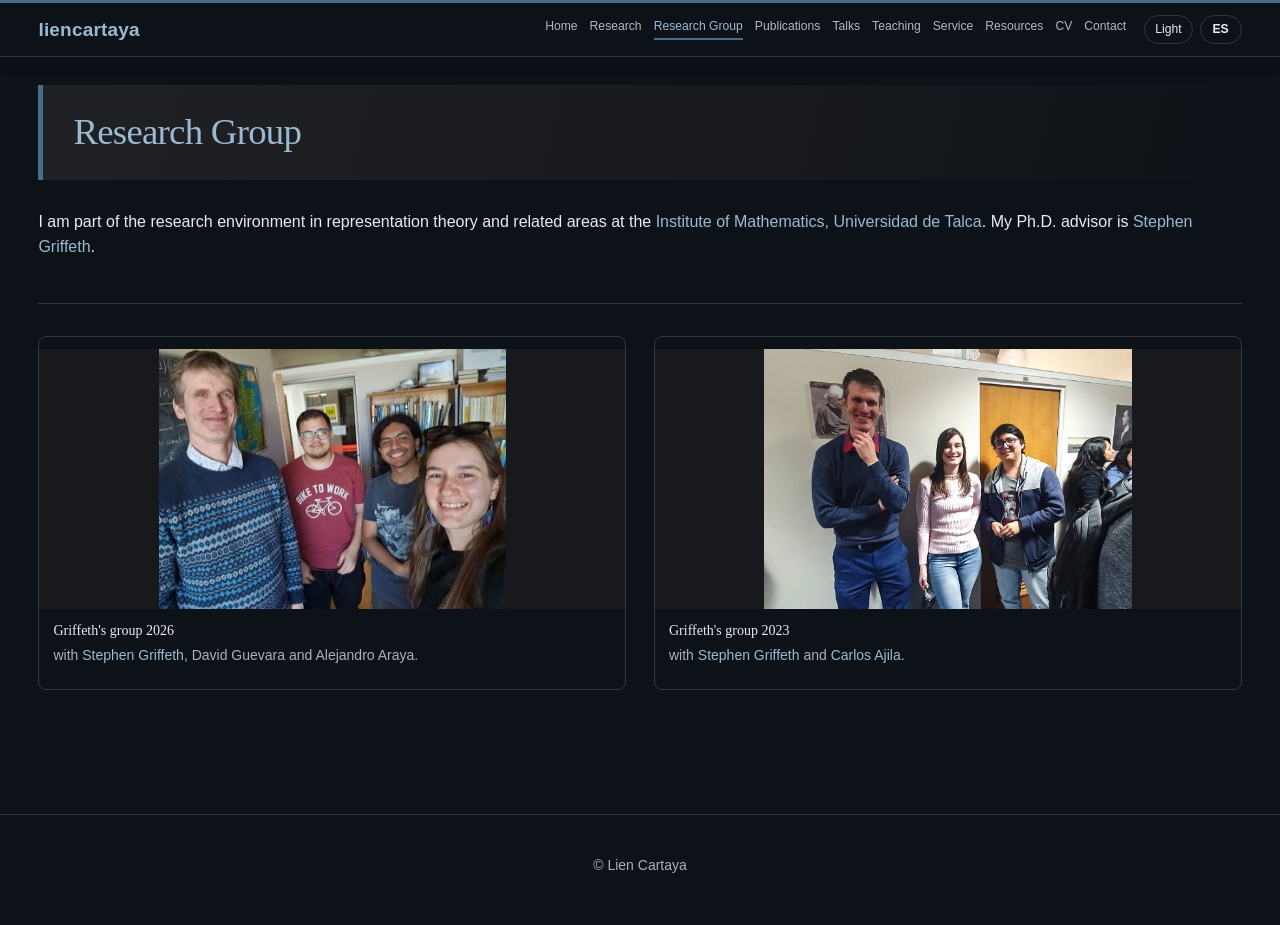
<file: research-group.html>
<!DOCTYPE html>
<html lang="en" data-theme="dark">
<head>
  <meta charset="UTF-8">
  <meta name="viewport" content="width=device-width, initial-scale=1.0">

  <title>Research Group | Lien Cartaya</title>

  <meta name="description" content="Research group and mathematical environment of Lien Cartaya.">
  <meta name="author" content="Lien Cartaya">
  <meta name="robots" content="index, follow">

  <link rel="canonical" href="https://liencartaya.github.io/research-group.html">
<link rel="stylesheet" href="style.css?v=34">
  <link rel="icon" type="image/png" href="assets/favicon-flower.png?v=3">
  <link rel="shortcut icon" type="image/png" href="assets/favicon-flower.png?v=3">
</head>

<body>

<header class="site-header">
  <div class="container topbar">
    <a class="site-name" href="index.html">liencartaya</a>

    <nav class="nav" aria-label="Main navigation">
      <a href="index.html">Home</a>
      <a href="research.html">Research</a>
      <a class="active" href="research-group.html">Research Group</a>
      <a href="publications.html">Publications</a>
      <a href="talks.html">Talks</a>
      <a href="teaching.html">Teaching</a>
      <a href="service.html">Service</a>
      <a href="resources.html">Resources</a>
      <a href="cv.html">CV</a>
      <a href="contact.html">Contact</a>
    </nav>
    <div class="site-controls" aria-label="Site preferences">
      <button class="site-control" type="button" data-theme-toggle>Light</button>
      <button class="site-control language-toggle" type="button" data-language-toggle aria-label="Switch language to Spanish">ES</button>
    </div>
  </div>
</header>

<main class="container page">

  <section class="page-hero">
    
    <h1 class="hero-title">Research Group</h1>
  </section>

  <section class="section narrow">

    <p>
      I am part of the research environment in representation theory and related areas
      at the
      <a href="https://inst-mat.utalca.cl/">Institute of Mathematics, Universidad de Talca</a>.
      My Ph.D. advisor is
      <a href="http://mail-inst-mat.utalca.cl/~sgriffeth/">Stephen Griffeth</a>.
    </p>
  </section>

  <section class="section group-gallery">
  

    <div class="group-photo-grid">

      <figure class="group-photo-card">
        <img
          src="assets/research-group/griffeth-group-2026.jpg"
          alt="Griffeth group 2026"
          loading="lazy"
          decoding="async"
        >
        <figcaption>
          <span class="caption-title">Griffeth's group 2026</span>
          <span class="caption-names">
            with <a href="http://mail-inst-mat.utalca.cl/~sgriffeth/">Stephen Griffeth</a>, David Guevara and Alejandro Araya.
          </span>
        </figcaption>
      </figure>

      <figure class="group-photo-card">
        <img
          src="assets/research-group/griffeth-group-2023.jpg"
          alt="Griffeth group 2023"
          loading="lazy"
          decoding="async"
        >
        <figcaption>
          <span class="caption-title">Griffeth's group 2023</span>
          <span class="caption-names">
            with <a href="http://mail-inst-mat.utalca.cl/~sgriffeth/">Stephen Griffeth</a> and <a href="https://sites.google.com/view/carlos-ajila-math/">Carlos Ajila</a>.
          </span>
        </figcaption>
      </figure>

    </div>
  </section>

</main>

<footer class="footer">
  <div class="container">
    <p>© Lien Cartaya</p>
  </div>
</footer>

  <script src="site-settings.js?v=6" defer></script>
</body>
</html>
</file>
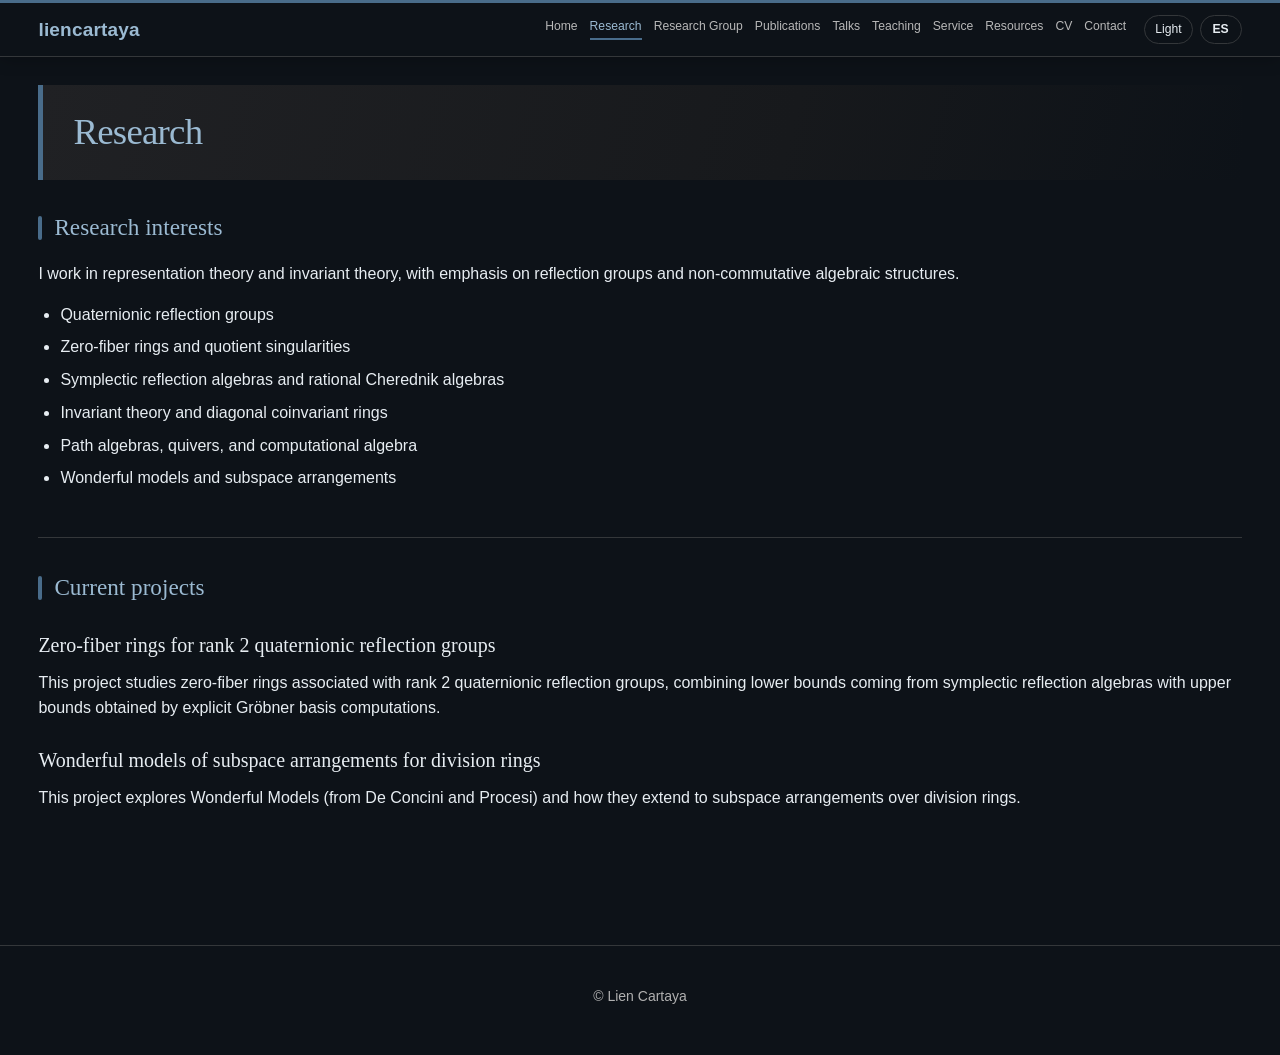
<file: research.html>
<!DOCTYPE html>
<html lang="en" data-theme="dark">
<head>
  <meta charset="UTF-8">
  <meta name="viewport" content="width=device-width, initial-scale=1.0">
  <title>Research | Lien Cartaya</title>
  <meta name="description" content="Research interests and current projects of Lien Cartaya.">
  <meta name="author" content="Lien Cartaya">
  <meta name="robots" content="index, follow">
  <link rel="canonical" href="https://liencartaya.github.io/research.html">
  <link rel="stylesheet" href="style.css?v=34">
  <link rel="icon" type="image/png" href="assets/favicon-flower.png?v=3">
  <link rel="shortcut icon" type="image/png" href="assets/favicon-flower.png?v=3">
</head>
<body>
<header class="site-header">
  <div class="container topbar">
    <a class="site-name" href="index.html">liencartaya</a>

    <nav class="nav" aria-label="Main navigation">
      <a href="index.html">Home</a>
      <a class="active" href="research.html">Research</a>
      <a href="research-group.html">Research Group</a>
      <a href="publications.html">Publications</a>
      <a href="talks.html">Talks</a>
      <a href="teaching.html">Teaching</a>
      <a href="service.html">Service</a>
      <a href="resources.html">Resources</a>
      <a href="cv.html">CV</a>
      <a href="contact.html">Contact</a>
    </nav>
    <div class="site-controls" aria-label="Site preferences">
      <button class="site-control" type="button" data-theme-toggle>Light</button>
      <button class="site-control language-toggle" type="button" data-language-toggle aria-label="Switch language to Spanish">ES</button>
    </div>
  </div>
</header>

  <main class="container page">
    <section class="page-hero">
      
      <h1 class="hero-title">Research</h1>
    </section>

    <section class="section narrow">
      <h2>Research interests</h2>
      <p>
        I work in representation theory and invariant theory, with emphasis on reflection groups
        and non-commutative algebraic structures.
      </p>
      <ul>
        <li>Quaternionic reflection groups</li>
        <li>Zero-fiber rings and quotient singularities</li>
        <li>Symplectic reflection algebras and rational Cherednik algebras</li>
        <li>Invariant theory and diagonal coinvariant rings</li>
        <li>Path algebras, quivers, and computational algebra</li>
        <li>Wonderful models and subspace arrangements</li>
      </ul>
    </section>

    <section class="section narrow">
      <h2>Current projects</h2>

      <div class="item">
        <h3>Zero-fiber rings for rank 2 quaternionic reflection groups</h3>
        <p>
          This project studies zero-fiber rings associated with rank 2 quaternionic reflection
          groups, combining lower bounds coming from symplectic reflection algebras with
          upper bounds obtained by explicit Gröbner basis computations.
        </p>
      </div>

      <div class="item">
        <h3>Wonderful models of subspace arrangements for division rings</h3>
        <p>This project explores Wonderful Models (from De Concini and Procesi) and how they extend to subspace arrangements over division rings.</p>
      </div>
    </section>

  </main>

  <footer class="footer">
    <div class="container">
      <p>© Lien Cartaya</p>
    </div>
  </footer>
  <script src="site-settings.js?v=6" defer></script>
</body>
</html>
</file>
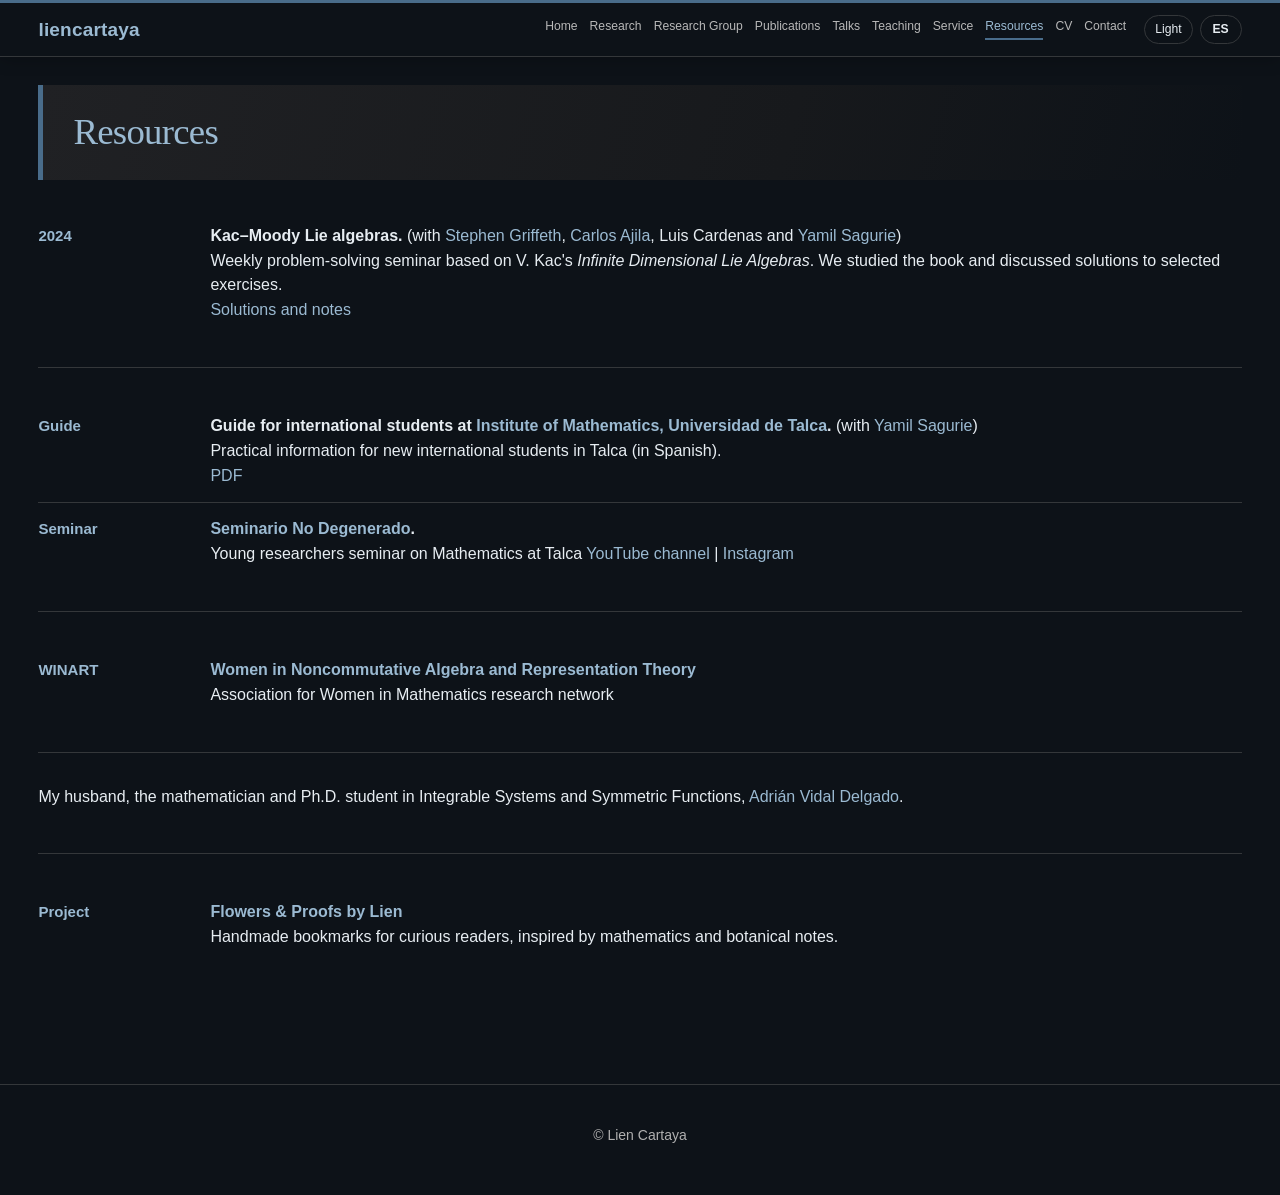
<file: resources.html>
<!DOCTYPE html>
<html lang="en" data-theme="dark">
<head>
  <meta charset="UTF-8">
  <meta name="viewport" content="width=device-width, initial-scale=1.0">
  <title>Resources | Lien Cartaya</title>
  <meta name="description" content="Useful material, outreach slides, and seminar links.">
  <meta name="author" content="Lien Cartaya">
  <meta name="robots" content="index, follow">
  <link rel="canonical" href="https://liencartaya.github.io/resources.html">
  <link rel="stylesheet" href="style.css?v=34">
  <link rel="icon" type="image/png" href="assets/favicon-flower.png?v=3">
  <link rel="shortcut icon" type="image/png" href="assets/favicon-flower.png?v=3">
</head>
<body>
<header class="site-header">
  <div class="container topbar">
    <a class="site-name" href="index.html">liencartaya</a>

    <nav class="nav" aria-label="Main navigation">
      <a href="index.html">Home</a>
      <a href="research.html">Research</a>
      <a href="research-group.html">Research Group</a>
      <a href="publications.html">Publications</a>
      <a href="talks.html">Talks</a>
      <a href="teaching.html">Teaching</a>
      <a href="service.html">Service</a>
      <a class="active" href="resources.html">Resources</a>
      <a href="cv.html">CV</a>
      <a href="contact.html">Contact</a>
    </nav>
    <div class="site-controls" aria-label="Site preferences">
      <button class="site-control" type="button" data-theme-toggle>Light</button>
      <button class="site-control language-toggle" type="button" data-language-toggle aria-label="Switch language to Spanish">ES</button>
    </div>
  </div>
</header>

  <main class="container page">
    <section class="page-hero">
      
      <h1 class="hero-title">Resources</h1>
    </section>

    <section class="section narrow">

<section class="section narrow">

  <div class="entry">
    <p class="entry-date">2024</p>
    <p>
      <strong>Kac–Moody Lie algebras.</strong> <span>(with <a href="http://mail-inst-mat.utalca.cl/~sgriffeth/">Stephen Griffeth</a>, <a href="https://sites.google.com/view/carlos-ajila-math/">Carlos Ajila</a>, Luis Cardenas and <a href="https://yamilsagurie.com/">Yamil Sagurie</a>)</span><br>
      Weekly problem-solving seminar based on V. Kac's
      <em>Infinite Dimensional Lie Algebras</em>. We studied the book and
      discussed solutions to selected exercises.<br>
      <a href="assets/kac-moody-solutions.pdf">Solutions and notes</a>
    </p>
  </div>
</section>

      <div class="entry">
        <p class="entry-date">Guide</p>
        <p>
          <strong>Guide for international students at <a href="https://inst-mat.utalca.cl/">Institute of Mathematics, Universidad de Talca</a>.</strong> <span>(with <a href="https://yamilsagurie.com/">Yamil Sagurie</a>)</span><br>
          Practical information for new international students in Talca (in Spanish).<br>
          <a href="assets/resources/instmat-international-students-guide.pdf">PDF</a>
        </p>
      </div>

      <div class="entry">
        <p class="entry-date">Seminar</p>
        <p>
          <strong><a href="https://www.youtube.com/@SeminarioNo-Degenerado">Seminario No Degenerado</a>.</strong><br> Young researchers seminar on Mathematics at Talca
          <a href="https://www.youtube.com/@SeminarioNo-Degenerado">YouTube channel</a> |
          <a href="https://www.instagram.com/seminario.math.utalca/">Instagram</a>
        </p>
      </div>
    </section>
    <section class="section narrow">
      <div class="entry">
        <p class="entry-date">WINART</p>
        <p>
          <strong><a href="https://women-in-ncalg-repthy.org/">Women in Noncommutative Algebra and Representation Theory</a></strong><br>
          Association for Women in Mathematics research network
        </p>
      </div>
    </section>
    <section class="section narrow">
      <p>My husband, the mathematician and Ph.D. student in Integrable Systems and Symmetric Functions, <a href="https://adrian279vd.github.io/">Adrián Vidal Delgado</a>.</p>
    </section>
    <section class="section narrow">
      <div class="entry">
        <p class="entry-date">Project</p>
        <p>
          <strong><a href="flowers-and-proofs-by-lien/">Flowers &amp; Proofs by Lien</a></strong><br>
          Handmade bookmarks for curious readers, inspired by mathematics and botanical notes.
        </p>
      </div>
    </section>
  </main>

  <footer class="footer">
    <div class="container">
      <p>© Lien Cartaya</p>
    </div>
  </footer>
  <script src="site-settings.js?v=6" defer></script>
</body>
</html>
</file>
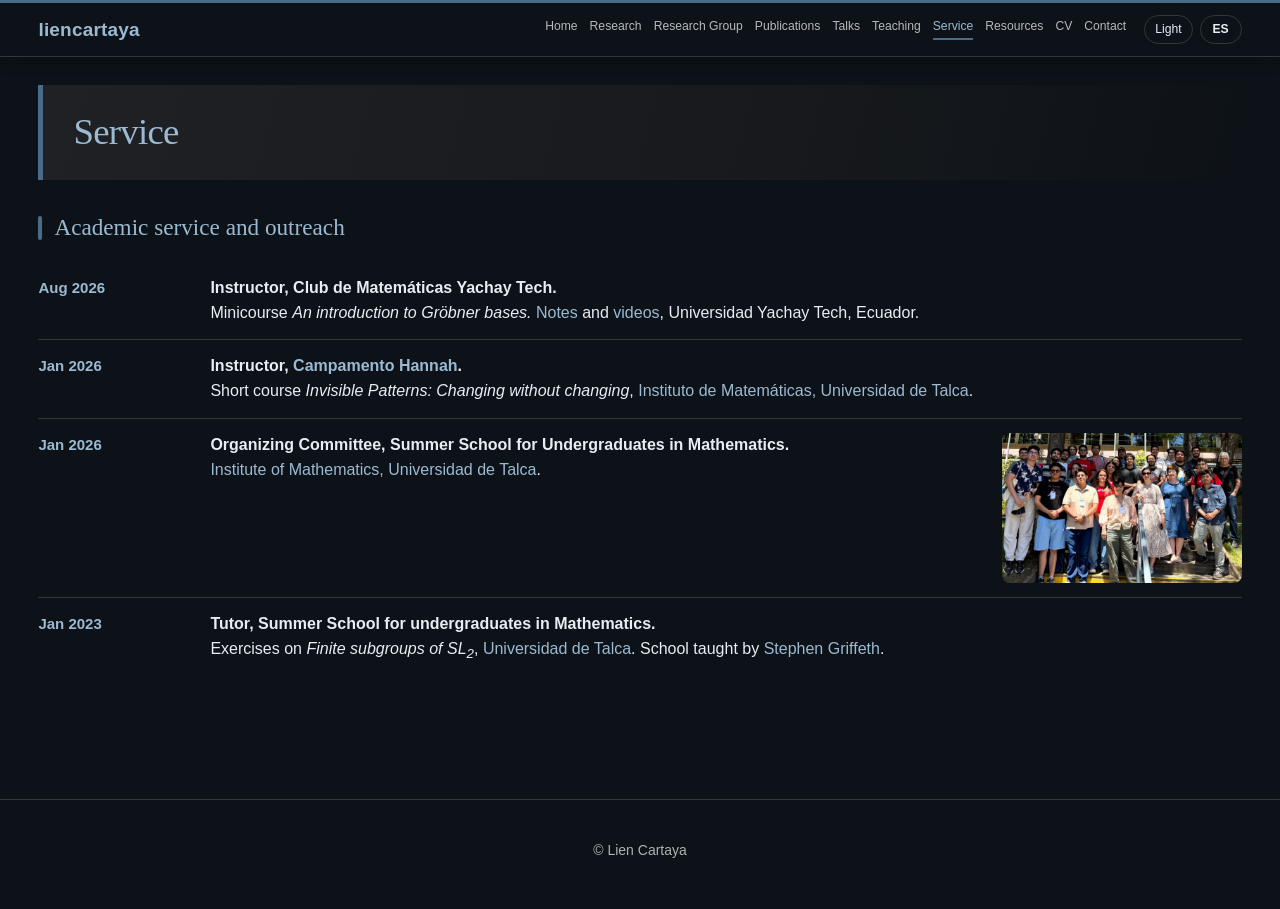
<file: service.html>
<!DOCTYPE html>
<html lang="en" data-theme="dark">
<head>
  <meta charset="UTF-8">
  <meta name="viewport" content="width=device-width, initial-scale=1.0">
  <title>Service | Lien Cartaya</title>
  <meta name="description" content="Academic service, outreach, and additional teaching-related activities.">
  <meta name="author" content="Lien Cartaya">
  <meta name="robots" content="index, follow">
  <link rel="canonical" href="https://liencartaya.github.io/service.html">
  <link rel="stylesheet" href="style.css?v=34">
  <link rel="icon" type="image/png" href="assets/favicon-flower.png?v=3">
  <link rel="shortcut icon" type="image/png" href="assets/favicon-flower.png?v=3">
</head>
<body>
<header class="site-header">
  <div class="container topbar">
    <a class="site-name" href="index.html">liencartaya</a>

    <nav class="nav" aria-label="Main navigation">
      <a href="index.html">Home</a>
      <a href="research.html">Research</a>
      <a href="research-group.html">Research Group</a>
      <a href="publications.html">Publications</a>
      <a href="talks.html">Talks</a>
      <a href="teaching.html">Teaching</a>
      <a class="active" href="service.html">Service</a>
      <a href="resources.html">Resources</a>
      <a href="cv.html">CV</a>
      <a href="contact.html">Contact</a>
    </nav>
    <div class="site-controls" aria-label="Site preferences">
      <button class="site-control" type="button" data-theme-toggle>Light</button>
      <button class="site-control language-toggle" type="button" data-language-toggle aria-label="Switch language to Spanish">ES</button>
    </div>
  </div>
</header>

  <main class="container page">
    <section class="page-hero">
      
      <h1 class="hero-title">Service</h1>
    </section>

    <section class="section narrow">
      <h2>Academic service and outreach</h2>

      <div class="entry">
        <p class="entry-date">Aug 2026</p>
        <p>
          <strong>Instructor, Club de Matemáticas Yachay Tech.</strong><br> 
          Minicourse <em>An introduction to Gröbner bases.</em> <a href="https://yachaytecheduec-my.sharepoint.com/personal/mathclub_yachaytech_edu_ec/_layouts/15/onedrive.aspx?id=%2Fpersonal%2Fmathclub%5Fyachaytech%5Fedu%5Fec%2FDocuments%2FArchivos%202026%2FCursillo%20Bases%20de%20Grobner%2FNotas&viewid=0191c7b9%2Dd88b%2D47f5%2Db3b2%2D977a55293869&ga=1">Notes</a> and <a href="https://yachaytecheduec-my.sharepoint.com/personal/mathclub_yachaytech_edu_ec/_layouts/15/onedrive.aspx?id=%2Fpersonal%2Fmathclub%5Fyachaytech%5Fedu%5Fec%2FDocuments%2FArchivos%202026%2FCursillo%20Bases%20de%20Grobner%2FGrabaciones&viewid=0191c7b9%2Dd88b%2D47f5%2Db3b2%2D977a55293869&ga=1">videos</a>,
          Universidad Yachay Tech, Ecuador.
        </p>
      </div>


      <div class="entry">
        <p class="entry-date">Jan 2026</p>
        <p>
          <strong>Instructor, <a href="https://inst-mat.utalca.cl/campamento-hanna/">Campamento Hannah</a>.</strong><br>
          Short course <em>Invisible Patterns: Changing without changing</em>,
          <a href="https://inst-mat.utalca.cl/">Instituto de Matemáticas, Universidad de Talca</a>.
        </p>
      </div>
<div class="entry service-entry-with-side-photo">
  <p class="entry-date">Jan 2026</p>

  <div class="service-entry-main">
    <div class="service-entry-text">
      <p>
        <strong>Organizing Committee, Summer School for Undergraduates in Mathematics.</strong><br>
        <a href="https://inst-mat.utalca.cl/">Institute of Mathematics, Universidad de Talca</a>.
      </p>
    </div>

    <img
      src="assets/service/summer-school-2026.jpg"
      alt="Summer School for Undergraduates in Mathematics 2026"
      loading="lazy"
      decoding="async"
    >
  </div>
</div>

      <div class="entry">
        <p class="entry-date">Jan 2023</p>
        <p>
          <strong>Tutor, Summer School for undergraduates in Mathematics.</strong><br>
          Exercises on <em>Finite subgroups of <em>SL</em><sub>2</sub></em>,
          <a href="https://inst-mat.utalca.cl/">Universidad de Talca</a>. School taught by <a href="http://mail-inst-mat.utalca.cl/~sgriffeth/">Stephen Griffeth</a>.
        </p>
      </div>
    </section>

  </main>

  <footer class="footer">
    <div class="container">
      <p>© Lien Cartaya</p>
    </div>
  </footer>
  <script src="site-settings.js?v=6" defer></script>
</body>
</html>
</file>
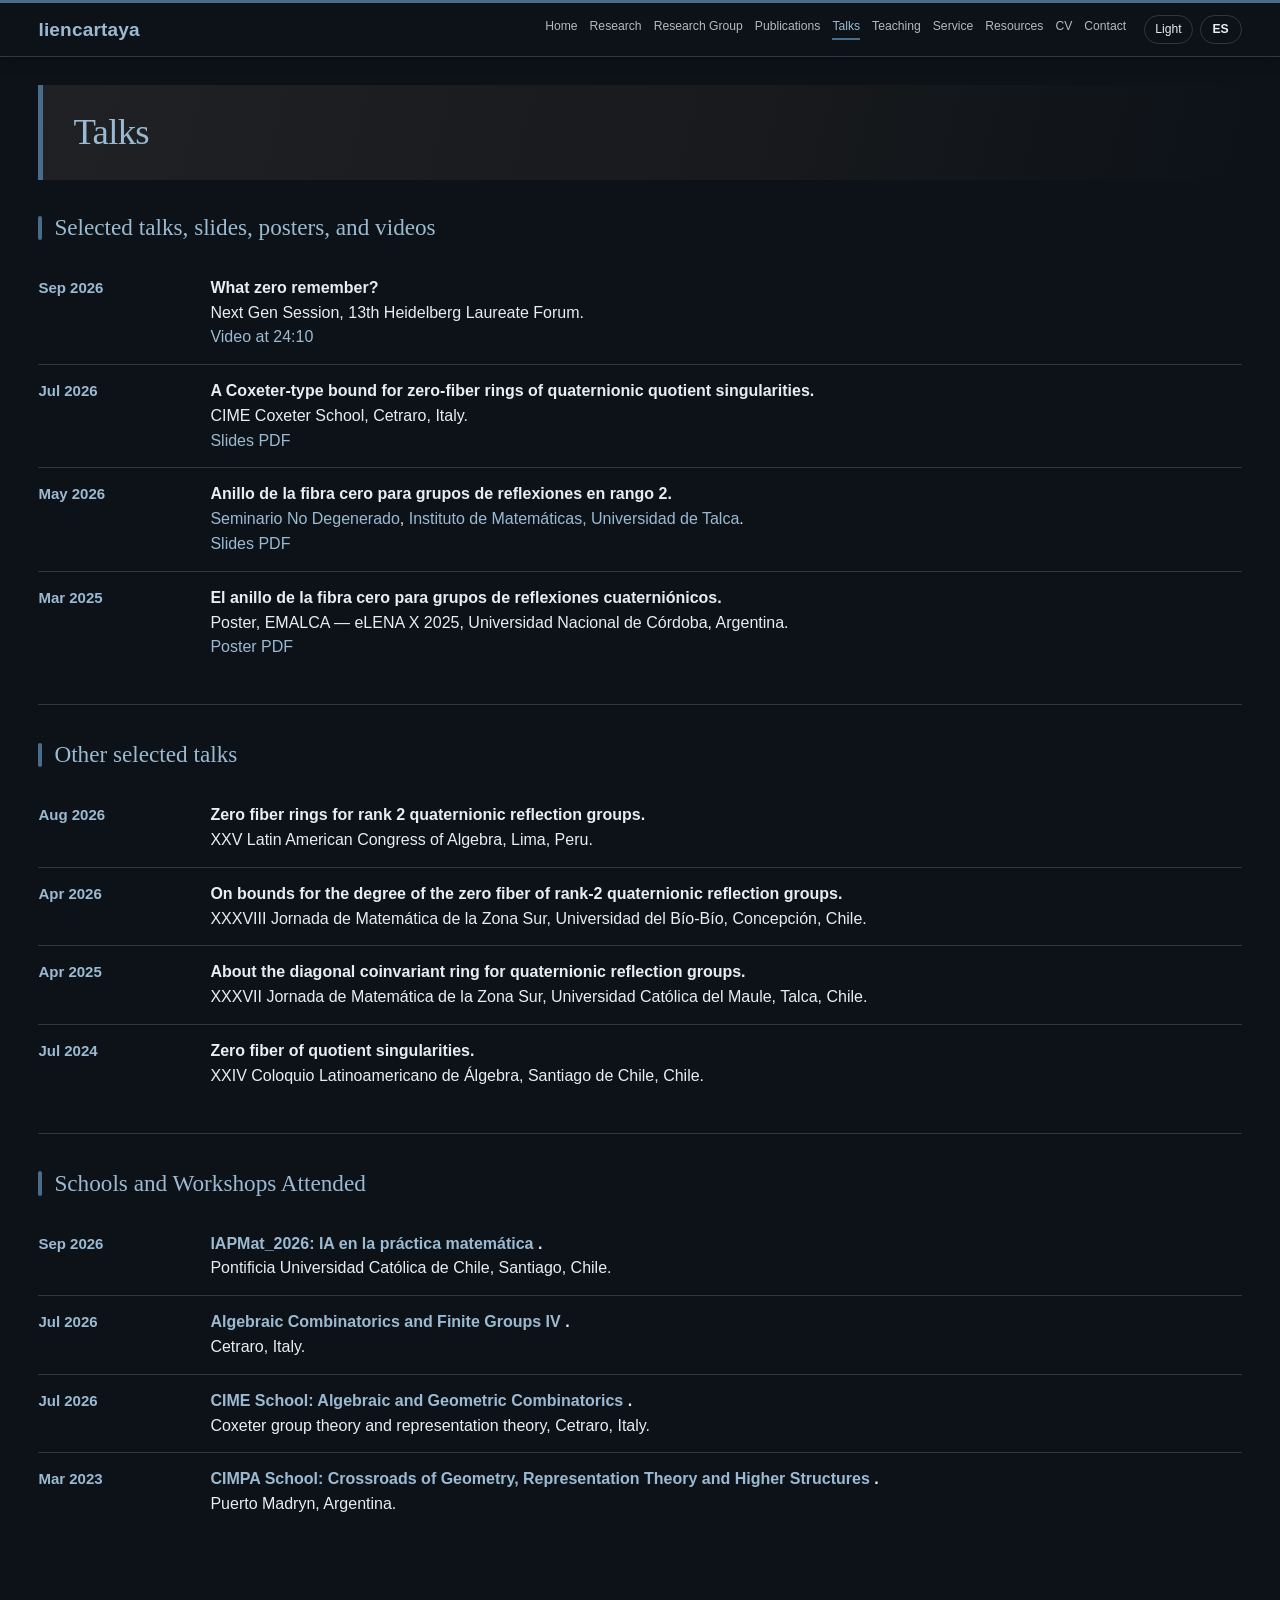
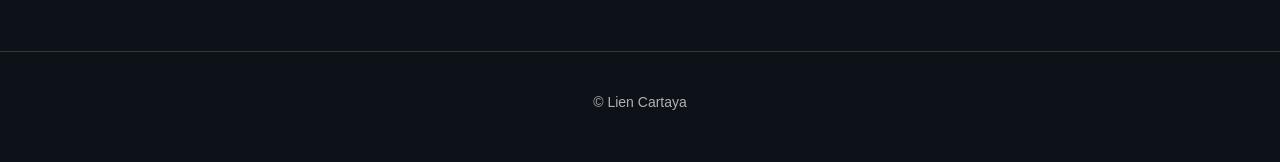
<file: talks.html>
<!DOCTYPE html>
<html lang="en" data-theme="dark">
<head>
  <meta charset="UTF-8">
  <meta name="viewport" content="width=device-width, initial-scale=1.0">
  <title>Talks | Lien Cartaya</title>
  <meta name="description" content="Selected talks, slides, posters, and videos.">
  <meta name="author" content="Lien Cartaya">
  <meta name="robots" content="index, follow">
  <link rel="canonical" href="https://liencartaya.github.io/talks.html">
  <link rel="stylesheet" href="style.css?v=34">
  <link rel="icon" type="image/png" href="assets/favicon-flower.png?v=3">
  <link rel="shortcut icon" type="image/png" href="assets/favicon-flower.png?v=3">
</head>
<body>
<header class="site-header">
  <div class="container topbar">
    <a class="site-name" href="index.html">liencartaya</a>

    <nav class="nav" aria-label="Main navigation">
      <a href="index.html">Home</a>
      <a href="research.html">Research</a>
      <a href="research-group.html">Research Group</a>
      <a href="publications.html">Publications</a>
      <a class="active" href="talks.html">Talks</a>
      <a href="teaching.html">Teaching</a>
      <a href="service.html">Service</a>
      <a href="resources.html">Resources</a>
      <a href="cv.html">CV</a>
      <a href="contact.html">Contact</a>
    </nav>
    <div class="site-controls" aria-label="Site preferences">
      <button class="site-control" type="button" data-theme-toggle>Light</button>
      <button class="site-control language-toggle" type="button" data-language-toggle aria-label="Switch language to Spanish">ES</button>
    </div>
  </div>
</header>

  <main class="container page">
    <section class="page-hero">
      
      <h1 class="hero-title">Talks</h1>
    </section>

    <section class="section narrow">
      <h2>Selected talks, slides, posters, and videos</h2>

      <div class="entry">
        <p class="entry-date">Sep 2026</p>
        <p>
          <strong>What zero remember?</strong><br>
          Next Gen Session, 13th Heidelberg Laureate Forum.<br>
          <a href="https://youtu.be/uCgJPwqvePY?t=1450">Video at 24:10</a>
        </p>
      </div>

      <div class="entry">
        <p class="entry-date">Jul 2026</p>
        <p>
          <strong>A Coxeter-type bound for zero-fiber rings of quaternionic quotient singularities.</strong><br>
          CIME Coxeter School, Cetraro, Italy.<br>
          <a href="assets/talks/cetraro-2026-cartaya.pdf">Slides PDF</a>
        </p>
      </div>

      <div class="entry">
        <p class="entry-date">May 2026</p>
        <p>
          <strong>Anillo de la fibra cero para grupos de reflexiones en rango 2.</strong><br>
          <a href="https://www.youtube.com/@SeminarioNo-Degenerado">Seminario No Degenerado</a>, <a href="https://inst-mat.utalca.cl/">Instituto de Matemáticas, Universidad de Talca</a>.<br>
          <a href="assets/talks/seminario-no-degenerado-may-2026-cartaya.pdf">Slides PDF</a>
        </p>
      </div>


      <div class="entry">
        <p class="entry-date">Mar 2025</p>
        <p>
          <strong>El anillo de la fibra cero para grupos de reflexiones cuaterniónicos.</strong><br>
          Poster, EMALCA — eLENA X 2025, Universidad Nacional de Córdoba, Argentina.<br>
          <a href="assets/talks/elena-poster-2025-cartaya.pdf">Poster PDF</a>
        </p>
      </div>
    </section>

    <section class="section narrow">
      <h2>Other selected talks</h2>

      <div class="entry">
        <p class="entry-date">Aug 2026</p>
        <p><strong>Zero fiber rings for rank 2 quaternionic reflection groups.</strong><br>XXV Latin American Congress of Algebra, Lima, Peru.</p>
      </div>

      <div class="entry">
        <p class="entry-date">Apr 2026</p>
        <p><strong>On bounds for the degree of the zero fiber of rank-2 quaternionic reflection groups.</strong><br>XXXVIII Jornada de Matemática de la Zona Sur, Universidad del Bío-Bío, Concepción, Chile.</p>
      </div>

      <div class="entry">
        <p class="entry-date">Apr 2025</p>
        <p><strong>About the diagonal coinvariant ring for quaternionic reflection groups.</strong><br>XXXVII Jornada de Matemática de la Zona Sur, Universidad Católica del Maule, Talca, Chile.</p>
      </div>

      <div class="entry">
        <p class="entry-date">Jul 2024</p>
        <p><strong>Zero fiber of quotient singularities.</strong><br>XXIV Coloquio Latinoamericano de Álgebra, Santiago de Chile, Chile.</p>
      </div>
    </section>

    <section class="section narrow">
  <h2>Schools and Workshops Attended</h2>

  <div class="entry">
  <p class="entry-date">Sep 2026</p>
  <p>
    <strong>
      <a href="https://imc.uc.cl/iapmat_2026-la-conferencia-sobre-la-ia-en-la-practica-matematica-que-se-realizara-en-la-uc/">
        IAPMat_2026: IA en la práctica matemática
      </a>.
    </strong><br>
    Pontificia Universidad Católica de Chile, Santiago, Chile.
  </p>
</div>

  <div class="entry">
    <p class="entry-date">Jul 2026</p>
    <p>
      <strong>
        <a href="https://sites.google.com/uniroma1.it/claudia-malvenuto/activities/cetraro-2026">
          Algebraic Combinatorics and Finite Groups IV
        </a>.
      </strong><br>
      Cetraro, Italy.
    </p>
  </div>

  <div class="entry">
    <p class="entry-date">Jul 2026</p>
    <p>
      <strong>
        <a href="https://sites.google.com/unifi.it/cime/c-i-m-e-courses/c-i-m-e-courses-2026/algebraic-and-geometric-combinatorics-coxeter-group-theory-and-representat">
          CIME School: Algebraic and Geometric Combinatorics
        </a>.
      </strong><br>
      Coxeter group theory and representation theory, Cetraro, Italy.
    </p>
  </div>



  <div class="entry">
    <p class="entry-date">Mar 2023</p>
    <p>
      <strong>
        <a href="https://crossroads-2023.github.io/">
          CIMPA School: Crossroads of Geometry, Representation Theory and Higher Structures
        </a>.
      </strong><br>
      Puerto Madryn, Argentina.
    </p>
  </div>
</section>

  </main>

  <footer class="footer">
    <div class="container">
      <p>© Lien Cartaya</p>
    </div>
  </footer>
  <script src="site-settings.js?v=6" defer></script>
</body>
</html>
</file>
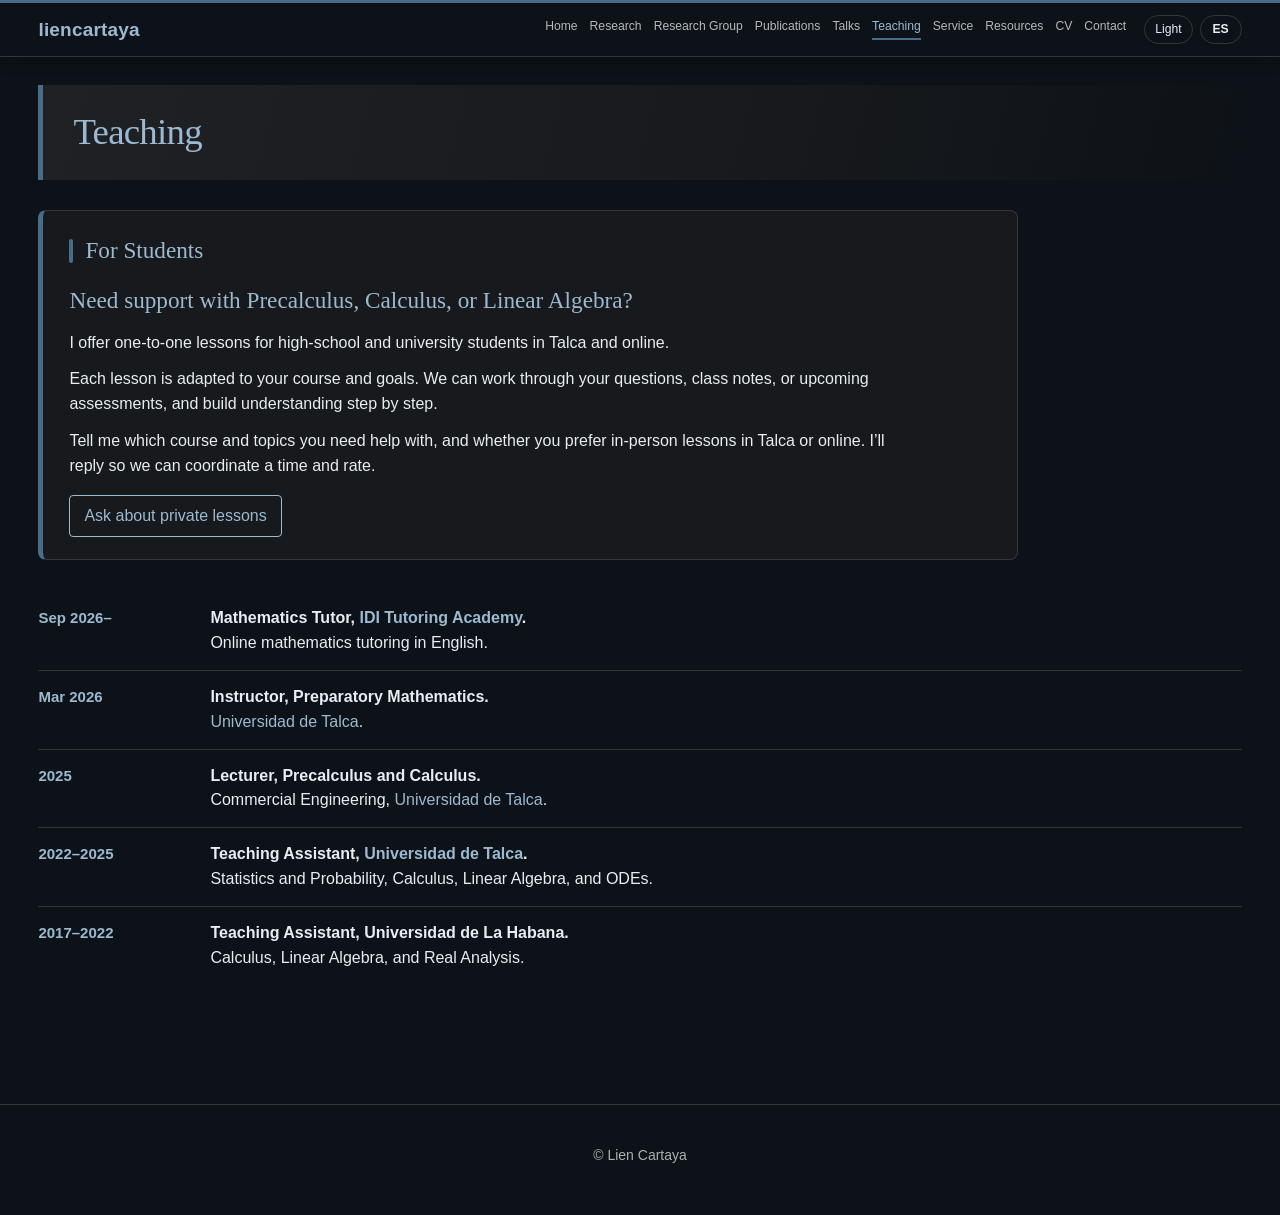
<file: teaching.html>
<!DOCTYPE html>
<html lang="en" data-theme="dark">
<head>
  <meta charset="UTF-8">
  <meta name="viewport" content="width=device-width, initial-scale=1.0">
  <title>Teaching | Lien Cartaya</title>
  <meta name="description" content="Teaching experience, courses, and tutoring.">
  <meta name="author" content="Lien Cartaya">
  <meta name="robots" content="index, follow">
  <link rel="canonical" href="https://liencartaya.github.io/teaching.html">
  <link rel="stylesheet" href="style.css?v=35">
  <link rel="icon" type="image/png" href="assets/favicon-flower.png?v=3">
  <link rel="shortcut icon" type="image/png" href="assets/favicon-flower.png?v=3">
</head>
<body>
<header class="site-header">
  <div class="container topbar">
    <a class="site-name" href="index.html">liencartaya</a>

    <nav class="nav" aria-label="Main navigation">
      <a href="index.html">Home</a>
      <a href="research.html">Research</a>
      <a href="research-group.html">Research Group</a>
      <a href="publications.html">Publications</a>
      <a href="talks.html">Talks</a>
      <a class="active" href="teaching.html">Teaching</a>
      <a href="service.html">Service</a>
      <a href="resources.html">Resources</a>
      <a href="cv.html">CV</a>
      <a href="contact.html">Contact</a>
    </nav>
    <div class="site-controls" aria-label="Site preferences">
      <button class="site-control" type="button" data-theme-toggle>Light</button>
      <button class="site-control language-toggle" type="button" data-language-toggle aria-label="Switch language to Spanish">ES</button>
    </div>
  </div>
</header>

  <main class="container page">
    <section class="page-hero">
      
      <h1 class="hero-title">Teaching</h1>
    </section>

    <section class="section student-offer" aria-labelledby="students-heading">
      <h2 id="students-heading">For Students</h2>
      <div class="student-offer-content">
        <h3>Need support with Precalculus, Calculus, or Linear Algebra?</h3>
        <p>I offer one-to-one lessons for high-school and university students in Talca and online.</p>
        <p>Each lesson is adapted to your course and goals. We can work through your questions, class notes, or upcoming assessments, and build understanding step by step.</p>
        <p>Tell me which course and topics you need help with, and whether you prefer in-person lessons in Talca or online. I’ll reply so we can coordinate a time and rate.</p>
        <a class="button student-cta" href="mailto:liencartaya98@gmail.com?subject=Private%20mathematics%20lessons">Ask about private lessons</a>
      </div>
    </section>

    <section class="section narrow">

      <div class="entry"><p class="entry-date">Sep 2026–</p><p><strong>Mathematics Tutor, <a href="https://iditutoring.com/">IDI Tutoring Academy</a>.</strong><br>Online mathematics tutoring in English.</p></div>
      <div class="entry"><p class="entry-date">Mar 2026</p><p><strong>Instructor, Preparatory Mathematics.</strong><br><a href="https://inst-mat.utalca.cl/">Universidad de Talca</a>.</p></div>
      <div class="entry"><p class="entry-date">2025</p><p><strong>Lecturer, Precalculus and Calculus.</strong><br>Commercial Engineering, <a href="https://inst-mat.utalca.cl/">Universidad de Talca</a>.</p></div>
      <div class="entry"><p class="entry-date">2022–2025</p><p><strong>Teaching Assistant, <a href="https://inst-mat.utalca.cl/">Universidad de Talca</a>.</strong><br>Statistics and Probability, Calculus, Linear Algebra, and ODEs.</p></div>
      <div class="entry"><p class="entry-date">2017–2022</p><p><strong>Teaching Assistant, Universidad de La Habana.</strong><br>Calculus, Linear Algebra, and Real Analysis.</p></div>
    </section>

  </main>

  <footer class="footer">
    <div class="container">
      <p>© Lien Cartaya</p>
    </div>
  </footer>
  <script src="site-settings.js?v=6" defer></script>
</body>
</html>
</file>
<file: style.css>
:root {
  --bg: #ffffff;
  --text: #202124;
  --muted: #5f6368;
  --accent: #496C8A;
  --accent-dark: #304D67;
  --line: #dadce0;
  --soft: #f3f3f3;
}

* {
  box-sizing: border-box;
}

html {
  scroll-behavior: smooth;
}

body {
  margin: 0;
  font-family: Arial, Helvetica, sans-serif;
  color: var(--text);
  background: var(--bg);
  line-height: 1.65;
  font-size: 16px;
}

.container {
  width: min(1040px, 92%);
  margin: 0 auto;
}

a {
  color: var(--accent-dark);
  text-decoration: none;
}

a:hover {
  text-decoration: underline;
}

/* Top navigation */

.site-header {
  background: #ffffff;
  border-bottom: 1px solid var(--line);
  padding: 12px 0;
  position: sticky;
  top: 0;
  z-index: 1000;
}

.topbar {
  display: flex;
  justify-content: space-between;
  align-items: center;
  gap: 24px;
}

.site-name {
  color: var(--text);
  font-size: 19px;
  font-weight: 500;
  letter-spacing: 0.01em;
  white-space: nowrap;
}

.site-name:hover {
  color: var(--accent-dark);
  text-decoration: none;
}

.nav {
  display: flex;
  flex-wrap: wrap;
  justify-content: flex-end;
  gap: 6px 14px;
}

.nav a {
  font-size: 11.5px;
  color: var(--muted);
  font-weight: 500;
  text-transform: uppercase;
  letter-spacing: 0.035em;
  line-height: 1.2;
}

.nav a:hover,
.nav a.active {
  color: var(--accent-dark);
  text-decoration: none;
}

/* General page layout */

.page {
  padding: 22px 0 58px;
}

.section {
  padding: 0 0 30px;
  margin-bottom: 32px;
  border-bottom: 1px solid var(--line);
}

.section:last-child {
  border-bottom: none;
}

.narrow {
  max-width: 820px;
}

.section h2 {
  margin: 0 0 16px;
  font-size: 27px;
  font-weight: 400;
  color: var(--text);
}

.section h3,
.year-heading {
  margin: 24px 0 10px;
  font-size: 20px;
  font-weight: 500;
  color: var(--text);
}

.section p {
  margin-top: 0;
  margin-bottom: 14px;
}

ul {
  padding-left: 22px;
}

li {
  margin-bottom: 8px;
}

.link-list {
  margin-top: 16px;
}

/* Page hero images */

.page-hero {
  position: relative;
  margin: 0 0 30px;
  height: 132px;
  overflow: hidden;
  border-radius: 4px;
  background: var(--soft);
}

.page-hero::after {
  content: "";
  position: absolute;
  inset: 0;
  background: rgba(0, 0, 0, 0.22);
  pointer-events: none;
}

.page-hero img {
  width: 100%;
  height: 100%;
  object-fit: cover;
  object-position: center;
  display: block;
}

.hero-title {
  position: absolute;
  z-index: 1;
  top: 50%;
  left: 50%;
  width: 92%;
  transform: translate(-50%, -50%);
  margin: 0;
  color: #ffffff;
  font-size: 34px;
  font-weight: 400;
  letter-spacing: 0.03em;
  text-align: center;
  line-height: 1.15;
  text-shadow: 0 2px 8px rgba(0, 0, 0, 0.55);
}

/* Home */

.home-hero {
  height: 150px;
}

.home-hero::after {
  background: rgba(0, 0, 0, 0.28);
}

.home-hero-title {
  display: flex;
  align-items: center;
  justify-content: center;
}

.home-hero-text {
  position: absolute;
  z-index: 2;
  text-align: center;
  color: #ffffff;
  width: fit-content;
  max-width: 90%;
  left: 50%;
  top: 50%;
  transform: translate(-50%, -50%);
  text-shadow: 0 3px 10px rgba(0, 0, 0, 0.75);
  background: rgba(0, 0, 0, 0.22);
  padding: 10px 18px;
  border-radius: 8px;
}

.home-hero-text p {
  margin: 0 0 6px;
  font-size: 15px;
  text-transform: uppercase;
  letter-spacing: 0.08em;
}

.home-hero-text h1 {
  margin: 0;
  font-size: 36px;
  font-weight: 400;
  letter-spacing: 0.03em;
  line-height: 1.15;
}

.home-grid {
  display: grid;
  grid-template-columns: 340px minmax(0, 1fr);
  gap: 48px;
  align-items: start;
  margin-bottom: 44px;
}

.home-card {
  width: 100%;
  max-width: 340px;
  border: 1px solid var(--line);
  padding: 16px;
  border-radius: 8px;
  background: #ffffff;
}

.home-photo-carousel {
  display: flex;
  overflow-x: auto;
  gap: 12px;
  scroll-snap-type: x mandatory;
  padding-bottom: 8px;
  margin-bottom: 14px;
}

.home-photo-carousel img {
  flex: 0 0 100%;
  width: 100%;
  height: auto;
  max-height: 360px;
  object-fit: contain;
  object-position: center;
  scroll-snap-align: start;
  border-radius: 6px;
  background: var(--soft);
}

.home-photo-carousel::-webkit-scrollbar {
  height: 7px;
}

.home-photo-carousel::-webkit-scrollbar-track {
  background: #f0f0f0;
  border-radius: 10px;
}

.home-photo-carousel::-webkit-scrollbar-thumb {
  background: #c9c9c9;
  border-radius: 10px;
}

.home-card p {
  margin: 10px 0;
  color: var(--muted);
  font-size: 15px;
}

.home-text {
  max-width: 680px;
}

.home-text p {
  margin-top: 0;
  margin-bottom: 15px;
}

.home-links {
  margin-top: 20px;
  display: flex;
  flex-wrap: wrap;
  gap: 10px 14px;
}

.home-links a {
  display: inline-block;
  padding: 6px 10px;
  border: 1px solid var(--line);
  border-radius: 4px;
  color: var(--accent-dark);
  font-size: 14px;
}

.home-links a:hover {
  background: var(--soft);
  text-decoration: none;
}

/* Entries */

.entry {
  display: grid;
  grid-template-columns: 110px minmax(0, 1fr);
  gap: 22px;
  padding: 14px 0;
  border-bottom: 1px solid #eeeeee;
}

.entry:last-child {
  border-bottom: none;
}

.entry-date {
  margin: 0;
  color: var(--muted);
  font-size: 15px;
}

.entry p {
  margin: 0;
}

.entry strong {
  font-weight: 600;
}

/* Service entry with side photo */

.service-entry-with-side-photo {
  grid-template-columns: 110px minmax(0, 1fr);
}

.service-entry-main {
  display: grid;
  grid-template-columns: minmax(0, 1fr) 240px;
  gap: 24px;
  align-items: start;
}

.service-entry-text p {
  margin: 0;
}

.service-entry-main img {
  width: 100%;
  height: 150px;
  display: block;
  object-fit: cover;
  object-position: center 75%;
  border-radius: 8px;
}

/* Publications */

.publication {
  padding: 12px 0 12px 18px;
  border-left: 4px solid var(--accent);
  background: transparent;
}

.publication p {
  margin: 6px 0;
}

/* Buttons */

.button {
  display: inline-block;
  padding: 8px 14px;
  border: 1px solid var(--accent-dark);
  border-radius: 4px;
  color: var(--accent-dark);
  font-weight: 500;
}

.button:hover {
  background: var(--accent-dark);
  color: white;
  text-decoration: none;
}

/* Research group photos */

.group-gallery {
  max-width: 900px;
  margin: 24px auto 36px;
}

.group-gallery h2 {
  margin-bottom: 22px;
}

.group-photo-grid {
  display: grid;
  grid-template-columns: repeat(2, minmax(0, 1fr));
  gap: 26px;
  align-items: start;
  margin-top: 20px;
}

.group-photo-card {
  margin: 0;
  border: 1px solid var(--line);
  border-radius: 8px;
  background: #ffffff;
  overflow: hidden;
}

.group-photo-card img {
  width: 100%;
  height: 260px;
  display: block;
  object-fit: contain;
  object-position: center top;
  background: #f3f3f3;
  border-radius: 0;
}

.group-photo-card figcaption {
  margin: 0;
  padding: 12px 14px 14px;
  color: var(--muted);
  font-size: 14px;
  line-height: 1.45;
}

.caption-title {
  display: block;
  color: var(--text);
  font-weight: 500;
  margin-bottom: 3px;
}

.caption-names {
  display: block;
}

/* Compatibility: hide old duplicated page-title if a file still has one */

.page-title {
  display: none;
}

/* Footer */

.footer {
  border-top: 1px solid var(--line);
  padding: 26px 0 34px;
  text-align: center;
  color: var(--muted);
  font-size: 14px;
}

/* Responsive */

@media (max-width: 1100px) {
  .service-entry-with-side-photo {
    grid-template-columns: 1fr;
    gap: 6px;
  }

  .service-entry-main {
    grid-template-columns: 1fr;
    gap: 14px;
  }

  .service-entry-main img {
    width: 100%;
    max-width: 520px;
    height: auto;
    object-fit: contain;
    object-position: center;
  }
}

@media (max-width: 900px) {
  .topbar {
    align-items: flex-start;
    flex-direction: column;
    gap: 10px;
  }

  .nav {
    justify-content: flex-start;
  }

  .home-grid {
    grid-template-columns: 1fr;
    gap: 28px;
  }

  .home-card {
    max-width: 360px;
  }

  .entry {
    grid-template-columns: 1fr;
    gap: 4px;
  }
}

@media (max-width: 760px) {
  .page {
    padding-top: 18px;
  }

  .page-hero {
    height: 105px;
    margin-bottom: 26px;
  }

  .home-hero {
    height: 120px;
  }

  .hero-title {
    font-size: 27px;
  }

  .home-hero-text p {
    font-size: 12px;
  }

  .home-hero-text h1 {
    font-size: 29px;
  }

  .group-gallery {
    max-width: 100%;
  }

  .group-photo-grid {
    grid-template-columns: 1fr;
    gap: 24px;
  }

  .group-photo-card img {
    height: auto;
    max-height: none;
  }
}

@media (max-width: 560px) {
  body {
    font-size: 15px;
  }

  .site-header {
    padding: 11px 0;
  }

  .site-name {
    font-size: 18px;
  }

  .nav {
    gap: 6px 11px;
  }

  .nav a {
    font-size: 11px;
  }

  .section h2 {
    font-size: 25px;
  }

  .home-text h1 {
    font-size: 30px;
  }

  .group-photo-card figcaption {
    font-size: 14px;
  }
}

/* Blue editorial styling inspired by the reference site. */
:root {
  --bg: #ffffff;
  --text: #202124;
  --muted: #5f6368;
  --accent: #496C8A;
  --accent-dark: #304D67;
  --line: #dadce0;
  --soft: #f3f3f3;
}

body { color: var(--text); line-height: 1.55; }
a { color: var(--accent-dark); }
a:hover { color: var(--accent); }
.site-header {
  border-top: 3px solid var(--accent);
  border-bottom-color: var(--line);
  box-shadow: 0 2px 12px rgba(20, 58, 92, .035);
}
.site-name { color: var(--accent-dark); font-weight: 650; }
.nav { gap: 8px 15px; }
.nav a {
  color: #5f6368;
  font-size: .82rem;
  text-transform: none;
  letter-spacing: 0;
  padding: 0 0 4px;
  border-bottom: 2px solid transparent;
}
.nav a:hover, .nav a.active {
  color: var(--accent-dark);
  border-bottom-color: var(--accent);
  text-decoration: none;
}
.page-hero:not(.contact-hero) {
  height: auto;
  min-height: 0;
  overflow: visible;
  border-radius: 0;
  border-left: 4px solid var(--accent);
  background: linear-gradient(105deg, #f0f0f0 0%, #fafafa 55%, #ffffff 100%);
  padding: 22px 24px;
  margin-bottom: 30px;
}
.page-hero:not(.contact-hero)::after { display: none; }
.page-hero:not(.contact-hero) .hero-title {
  position: static;
  width: auto;
  transform: none;
  color: var(--accent-dark);
  text-align: left;
  text-shadow: none;
  font-family: Georgia, "Times New Roman", serif;
  font-size: clamp(1.65rem, 3vw, 2.3rem);
  letter-spacing: -.02em;
  font-weight: 500;
}
.home-hero {
  height: auto;
  min-height: 0;
  justify-content: flex-start;
  border-left: 4px solid var(--accent);
  border-radius: 0;
  background: linear-gradient(105deg, #f0f0f0 0%, #fafafa 55%, #ffffff 100%);
  padding: 24px;
}
.home-hero::after { display: none; }
.home-hero-text {
  position: static;
  left: auto;
  top: auto;
  transform: none;
  max-width: none;
  width: auto;
  padding: 0;
  background: transparent;
  color: var(--accent-dark);
  text-align: left;
  text-shadow: none;
}
.home-hero-text p {
  color: var(--muted);
  font-size: .94rem;
  text-transform: none;
  letter-spacing: 0;
}
.home-hero-text h1 {
  color: var(--accent-dark);
  font-family: Georgia, "Times New Roman", serif;
  font-size: clamp(1.75rem, 3vw, 2.4rem);
  font-weight: 500;
  letter-spacing: -.02em;
}
.home-grid { grid-template-columns: minmax(190px, 250px) minmax(0, 1fr); gap: 38px; }
.home-card {
  max-width: none;
  border: 0;
  border-left: 3px solid var(--line);
  border-radius: 0;
  padding: 4px 0 4px 18px;
}
.home-card p { color: var(--muted); }
.home-text { max-width: 760px; }
.home-links { gap: 12px 22px; }
.home-links a {
  padding: 0 0 3px;
  border: 0;
  border-bottom: 2px solid #9BB3C7;
  border-radius: 0;
  color: var(--accent-dark);
}
.home-links a:hover { background: transparent; border-bottom-color: var(--accent-dark); }
.section h2 {
  display: flex;
  align-items: center;
  gap: 12px;
  color: var(--accent-dark);
  font-family: Georgia, "Times New Roman", serif;
  font-size: 1.45rem;
  font-weight: 500;
}
.section h2::before {
  content: "";
  display: inline-block;
  flex: 0 0 4px;
  width: 4px;
  height: 1.05em;
  border-radius: 2px;
  background: var(--accent);
}
.section h3, .year-heading {
  color: var(--text);
  font-family: Georgia, "Times New Roman", serif;
  font-weight: 500;
}
.entry-date { color: var(--accent-dark); font-weight: 650; }
.publication { border-left-color: var(--accent); background: transparent; }
.group-gallery { margin-top: 12px; }
.group-photo-grid { grid-template-columns: 1fr; gap: 0; margin-top: 0; }
.group-photo-card {
  border: 0;
  border-bottom: 1px solid var(--line);
  border-radius: 0;
  background: transparent;
  padding: 12px 0;
}
.group-photo-card figcaption { padding: 0; }
.caption-title { color: var(--text); font-family: Georgia, "Times New Roman", serif; }
.footer { color: var(--muted); }
@media (max-width: 900px) {
  .home-grid { grid-template-columns: 1fr; gap: 24px; }
  .home-card { max-width: 360px; }
}
@media (max-width: 760px) {
  .page-hero:not(.contact-hero) { padding: 18px 16px; }
  .home-hero { padding: 20px 16px; }
}


/* Dark editorial theme and a wider, horizontal page frame. */
:root {
  color-scheme: light;
  --bg: #ffffff;
  --text: #202124;
  --muted: #5f6368;
  --accent: #496C8A;
  --accent-dark: #304D67;
  --line: #d8d8d8;
  --soft: #f3f3f3;
}
:root[data-theme="dark"] {
  color-scheme: dark;
  --bg: #0d1218;
  --text: #e7edf2;
  --muted: #b0b0b0;
  --accent: #496C8A;
  --accent-dark: #9BBAD2;
  --line: #34373a;
  --soft: #17191c;
}
body {
  background: var(--bg);
  color: var(--text);
  transition: background-color .2s ease, color .2s ease;
}
.container { width: min(1260px, 94%); }
.site-header {
  background: var(--bg);
  border-bottom-color: var(--line);
}
.topbar {
  flex-wrap: nowrap;
  align-items: center;
  gap: 18px;
}
.site-name { flex: 0 0 auto; }
.nav {
  flex: 1 1 auto;
  min-width: 0;
  flex-wrap: nowrap;
  justify-content: flex-end;
  gap: 7px 12px;
}
.nav a {
  white-space: nowrap;
  font-size: .76rem;
}
.site-controls {
  display: flex;
  flex: 0 0 auto;
  align-items: center;
  gap: 7px;
}
.site-control {
  appearance: none;
  border: 1px solid var(--line);
  border-radius: 999px;
  padding: 6px 10px;
  background: transparent;
  color: var(--text);
  font: inherit;
  font-size: .76rem;
  line-height: 1.2;
  cursor: pointer;
}
.site-control:hover {
  border-color: var(--accent);
  color: var(--accent-dark);
}
.site-control:focus-visible {
  outline: 2px solid var(--accent);
  outline-offset: 2px;
}
.language-toggle { min-width: 42px; font-weight: 700; }
.page { padding-top: 28px; }
.narrow { max-width: none; }
.entry { grid-template-columns: 150px minmax(0, 1fr); }
.home-grid {
  grid-template-columns: minmax(240px, 300px) minmax(0, 1fr);
  gap: clamp(30px, 5vw, 64px);
}
.home-card { max-width: none; }
.home-text { max-width: 900px; }
.page-hero:not(.contact-hero) {
  border-left-width: 5px;
  padding: 26px 30px;
}
.group-gallery { max-width: none; }
.group-photo-grid { grid-template-columns: repeat(2, minmax(0, 1fr)); gap: 28px; }
.group-photo-card {
  border: 1px solid var(--line);
  border-radius: 8px;
  background: var(--bg);
  overflow: hidden;
}
.group-photo-card figcaption { padding: 12px 14px; }
:root[data-theme="dark"] .site-header {
  border-top-color: var(--accent);
  box-shadow: 0 2px 16px rgba(0,0,0,.24);
}
:root[data-theme="dark"] .nav a { color: #b8b8b8; }
:root[data-theme="dark"] .nav a:hover,
:root[data-theme="dark"] .nav a.active { color: var(--accent-dark); }
:root[data-theme="dark"] .page-hero:not(.contact-hero) {
  background: linear-gradient(105deg, #202124 0%, #17191c 62%, #0d1218 100%);
}
:root[data-theme="dark"] .home-card {
  background: #17191c;
  border-color: var(--line);
}
:root[data-theme="dark"] .entry { border-bottom-color: var(--line); }
:root[data-theme="dark"] .group-photo-card img {
  background: #17191c;
}
:root[data-theme="dark"] .group-photo-card { background: var(--bg); }
:root[data-theme="dark"] .publication { background: transparent; }
:root[data-theme="dark"] .home-links a { border-bottom-color: #3D566B; }
:root[data-theme="dark"] .contact-hero::after { background: rgba(0,0,0,.38); }
@media (max-width: 1120px) {
  .topbar { flex-wrap: wrap; }
  .nav {
    order: 3;
    flex: 1 0 100%;
    justify-content: flex-start;
    flex-wrap: wrap;
  }
  .site-controls { margin-left: auto; }
}
@media (max-width: 760px) {
  .topbar { gap: 10px 14px; }
  .nav { gap: 8px 13px; }
  .page { padding-top: 20px; }
  .entry { grid-template-columns: 1fr; gap: 5px; }
  .group-photo-grid { grid-template-columns: 1fr; }
}
@media (prefers-reduced-motion: reduce) {
  *, *::before, *::after { scroll-behavior: auto !important; transition-duration: .01ms !important; }
}


/* Contact uses the submitted books-and-flowers photo as its only image. */
.contact-hero { height: 220px; margin-bottom: 18px; }
.contact-hero img { object-position: center 40%; }
.contact-details { padding-bottom: 0; margin-bottom: 0; border-bottom: 0; }
.contact-details p { margin-bottom: 8px; }
.contact-details p:last-child { margin-bottom: 0; }
@media (max-width: 760px) {
  .contact-hero { height: 160px; margin-bottom: 14px; }
  .contact-details p { margin-bottom: 6px; }
}


/* Stack the home photo above its introduction on mobile and small tablets. */
@media (max-width: 900px) {
  .home-grid {
    grid-template-columns: minmax(0, 1fr);
    gap: 24px;
  }
  .home-card, .home-text { max-width: none; }
}


/* Student tutoring offer */
.student-offer {
  max-width: 980px;
  padding: 22px 26px;
  border: 1px solid var(--line);
  border-left: 5px solid var(--accent);
  border-radius: 8px;
  background: var(--soft);
}
.student-offer h2 { margin-bottom: 14px; }
.student-offer h3 {
  margin: 0 0 12px;
  color: var(--accent-dark);
  font-family: Georgia, "Times New Roman", serif;
  font-size: clamp(1.2rem, 2vw, 1.45rem);
}
.student-offer-content { max-width: 820px; }
.student-offer p { margin: 0 0 12px; }
.student-cta { margin-top: 4px; }
@media (max-width: 560px) {
  .student-offer { padding: 18px 16px; }
}
</file>
